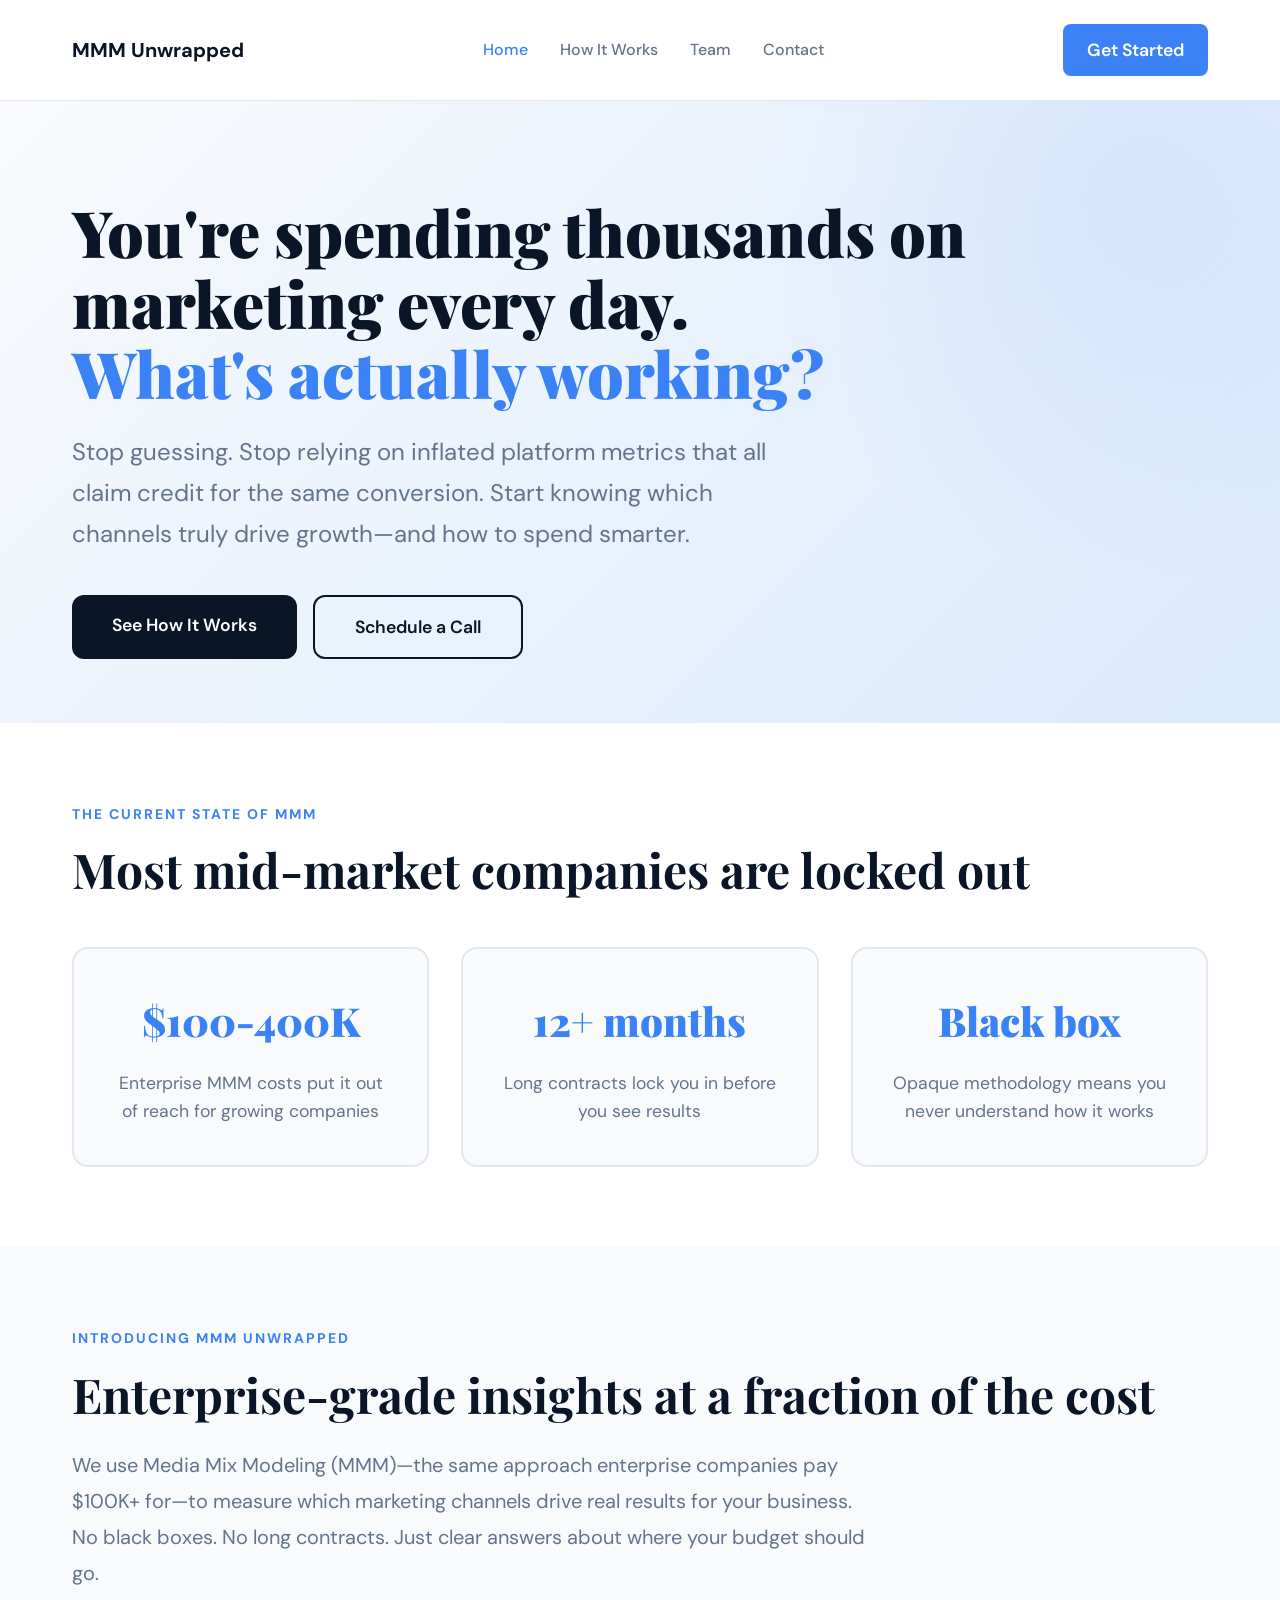
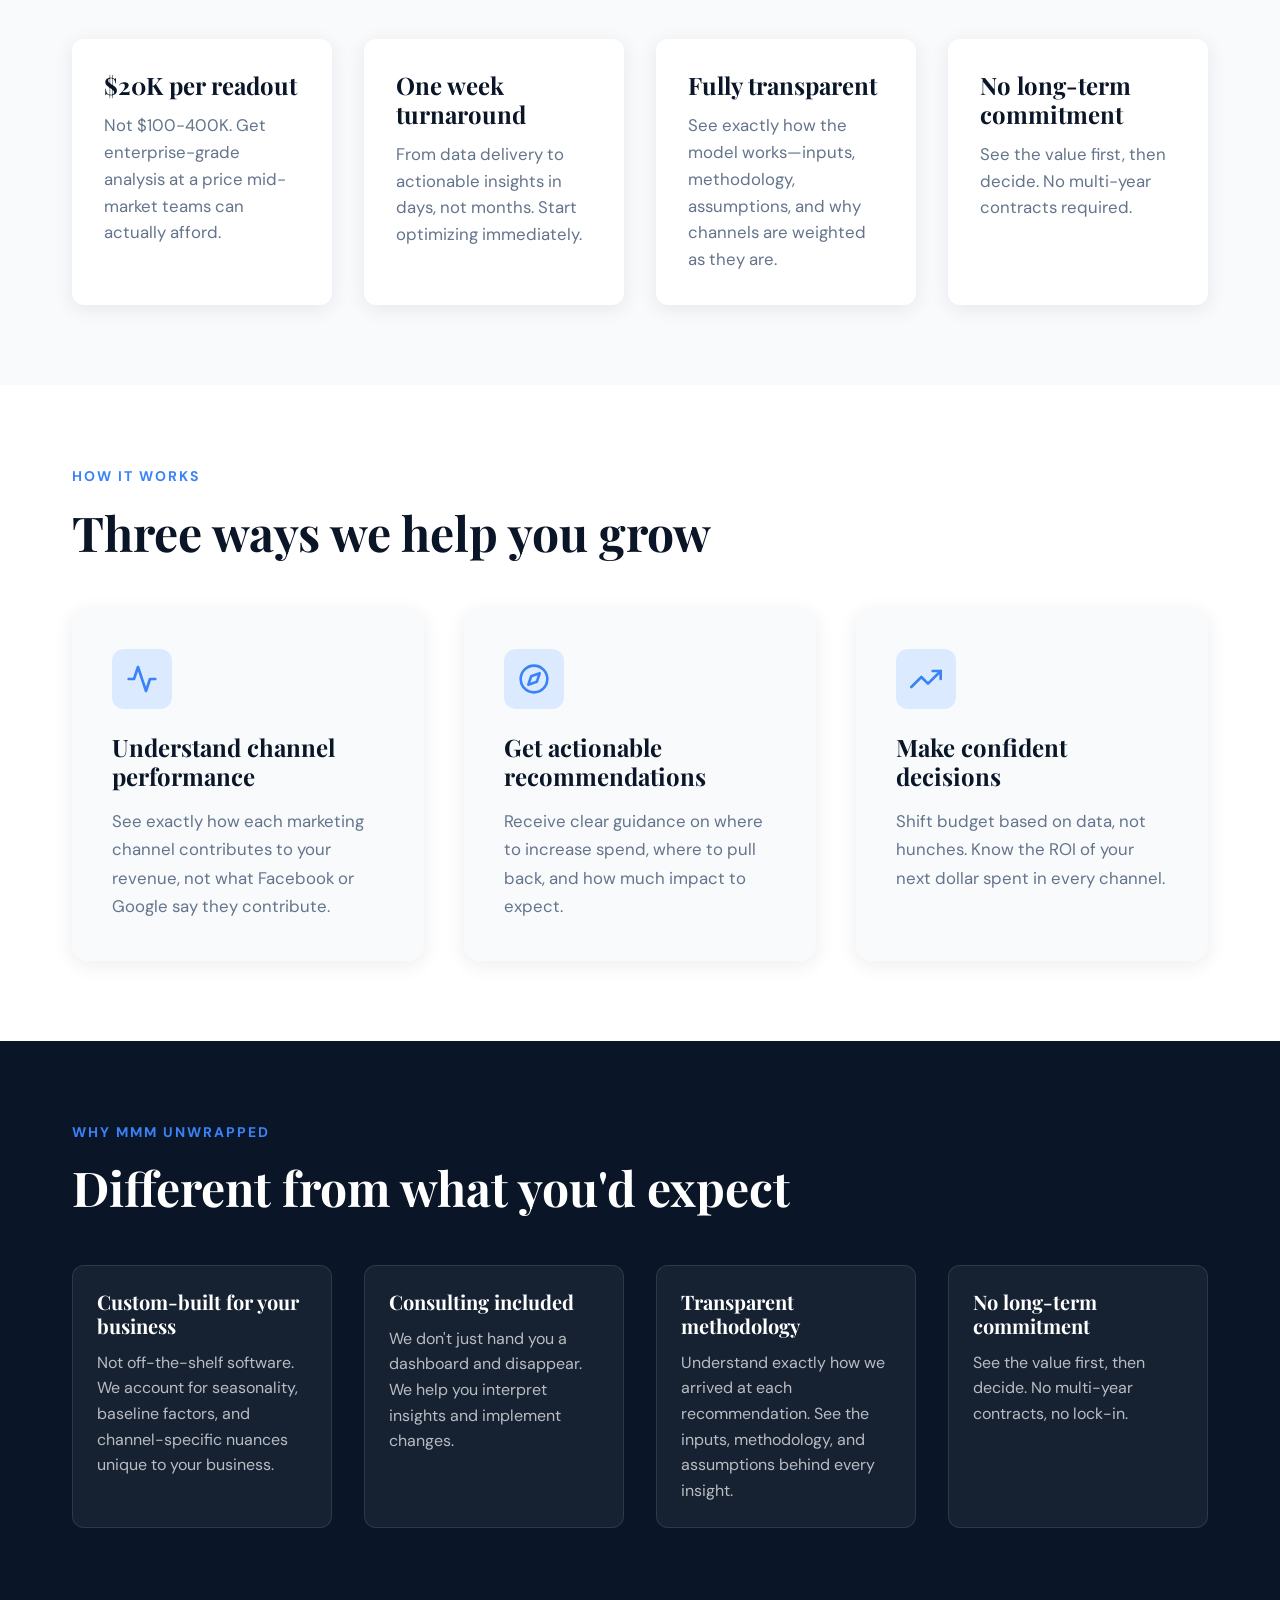
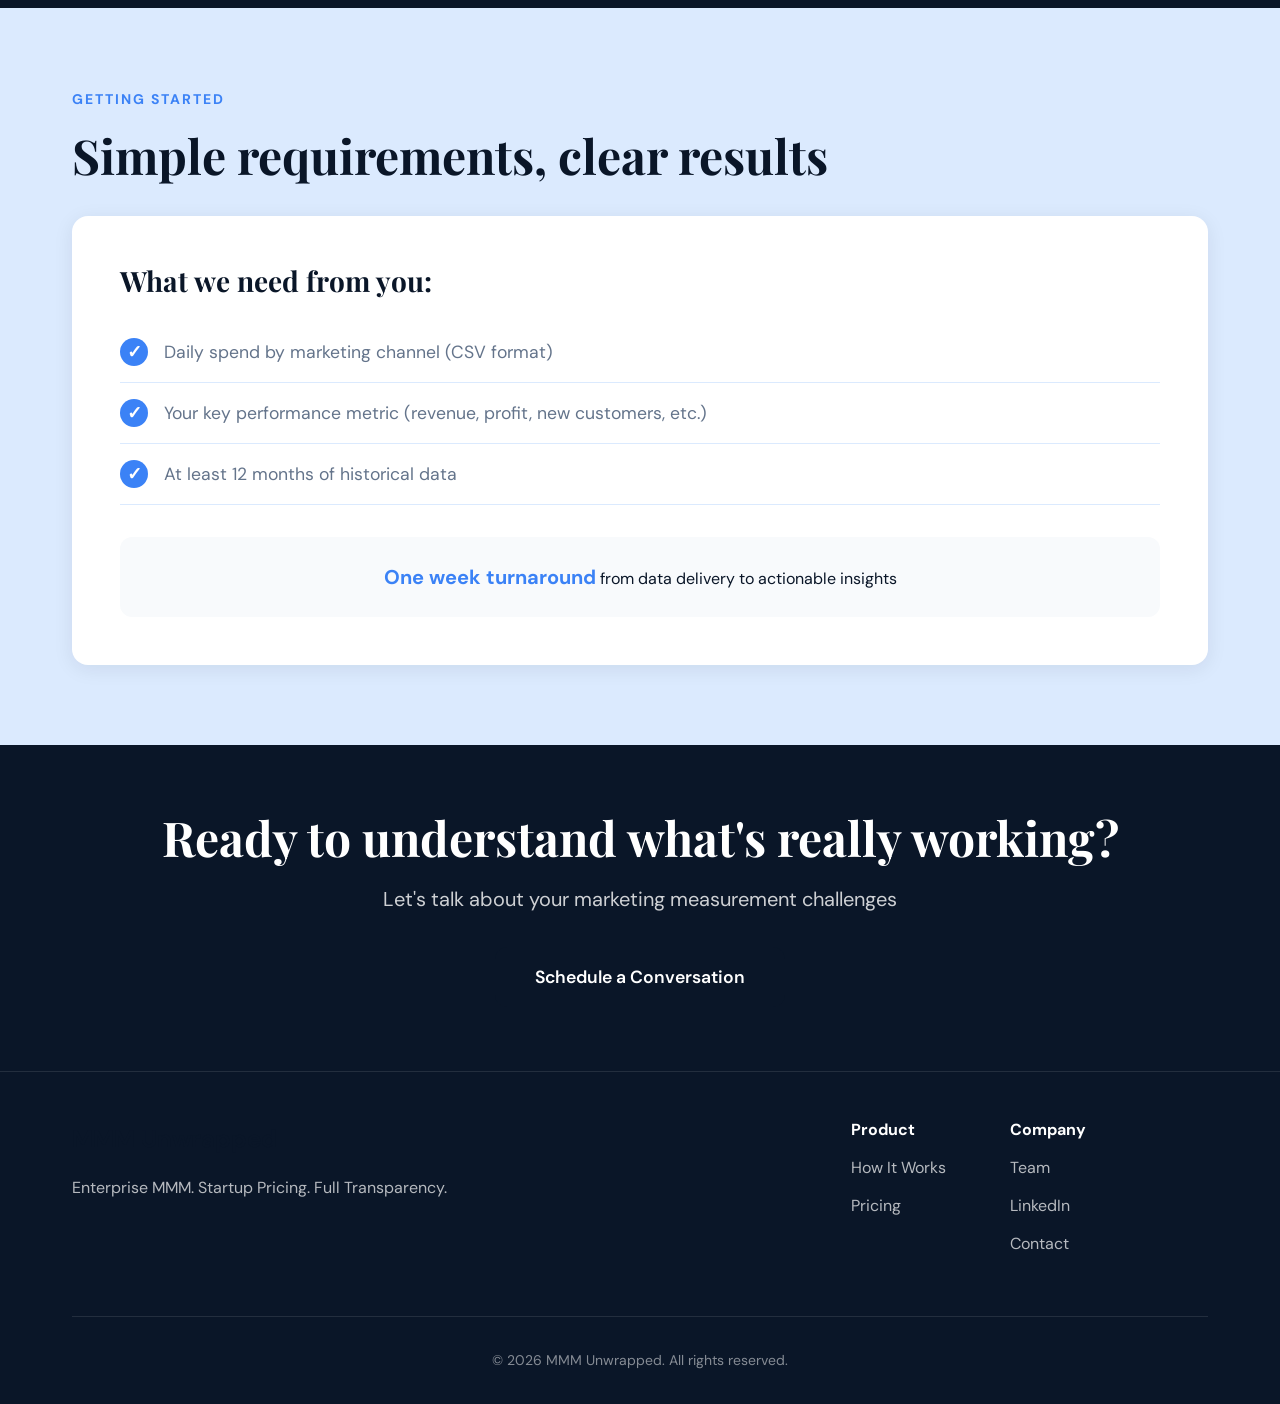
<file: index.html>
<!DOCTYPE html>
<html lang="en">
<head>
    <meta charset="UTF-8">
    <meta name="viewport" content="width=device-width, initial-scale=1.0">
    <title>MMM Unwrapped - Enterprise MMM at Startup Pricing</title>
    <link href="https://fonts.googleapis.com/css2?family=DM+Sans:wght@400;500;700&family=Playfair+Display:wght@700;900&display=swap" rel="stylesheet">
    <link rel="stylesheet" href="styles.css">
    <!-- Google tag (gtag.js) -->
<script async src="https://www.googletagmanager.com/gtag/js?id=G-NM2ZDY9N21"></script>
<script>
  window.dataLayer = window.dataLayer || [];
  function gtag(){dataLayer.push(arguments);}
  gtag('js', new Date());

  gtag('config', 'G-NM2ZDY9N21');
</script>
</head>
<body>
    <!-- Navigation -->
    <nav>
        <div class="container">
            <div class="nav-content">
                <div class="logo">MMM Unwrapped</div>
                <ul class="nav-links">
                    <li><a href="index.html" class="active">Home</a></li>
                    <li><a href="features.html">How It Works</a></li>
                    <li><a href="team.html">Team</a></li>
                    <li><a href="contact.html">Contact</a></li>
                </ul>
                <a href="contact.html" class="cta-button">Get Started</a>
                <div class="mobile-menu">
                    <span></span>
                    <span></span>
                    <span></span>
                </div>
            </div>
        </div>
    </nav>

    <!-- Hero Section -->
    <section class="hero">
        <div class="container">
            <div class="hero-content">
                <h1>You're spending thousands on marketing every day. <span class="highlight">What's actually working?</span></h1>
                <p class="hero-subtitle">Stop guessing. Stop relying on inflated platform metrics that all claim credit for the same conversion. Start knowing which channels truly drive growth—and how to spend smarter.</p>
                <div class="hero-ctas">
                    <a href="features.html" class="primary-cta">See How It Works</a>
                    <a href="contact.html" class="secondary-cta">Schedule a Call</a>
                </div>
            </div>
        </div>
    </section>

    <!-- The Current State of MMM -->
    <section class="current-state">
        <div class="container">
            <div class="section-label">The Current State of MMM</div>
            <h2>Most mid-market companies are locked out</h2>
            
            <div class="problem-grid">
                <div class="problem-card">
                    <div class="problem-number">$100-400K</div>
                    <p>Enterprise MMM costs put it out of reach for growing companies</p>
                </div>
                
                <div class="problem-card">
                    <div class="problem-number">12+ months</div>
                    <p>Long contracts lock you in before you see results</p>
                </div>
                
                <div class="problem-card">
                    <div class="problem-number">Black box</div>
                    <p>Opaque methodology means you never understand how it works</p>
                </div>
            </div>
        </div>
    </section>

    <!-- Introducing MMM Unwrapped -->
    <section class="introducing">
        <div class="container">
            <div class="section-label">Introducing MMM Unwrapped</div>
            <h2>Enterprise-grade insights at a fraction of the cost</h2>
            <p class="section-intro">
                We use Media Mix Modeling (MMM)—the same approach enterprise companies pay $100K+ for—to measure which marketing channels drive real results for your business. No black boxes. No long contracts. Just clear answers about where your budget should go.
            </p>
            
            <div class="value-props-grid">
                <div class="value-prop-card">
                    <h3>$20K per readout</h3>
                    <p>Not $100-400K. Get enterprise-grade analysis at a price mid-market teams can actually afford.</p>
                </div>
                
                <div class="value-prop-card">
                    <h3>One week turnaround</h3>
                    <p>From data delivery to actionable insights in days, not months. Start optimizing immediately.</p>
                </div>
                
                <div class="value-prop-card">
                    <h3>Fully transparent</h3>
                    <p>See exactly how the model works—inputs, methodology, assumptions, and why channels are weighted as they are.</p>
                </div>
                
                <div class="value-prop-card">
                    <h3>No long-term commitment</h3>
                    <p>See the value first, then decide. No multi-year contracts required.</p>
                </div>
            </div>
        </div>
    </section>

    <!-- How It Works -->
    <section class="how-it-works">
        <div class="container">
            <div class="section-label">How It Works</div>
            <h2>Three ways we help you grow</h2>
            
            <div class="benefits-grid">
                <div class="benefit-card">
                    <div class="benefit-icon">
                        <svg viewBox="0 0 24 24">
                            <polyline points="22 12 18 12 15 21 9 3 6 12 2 12"></polyline>
                        </svg>
                    </div>
                    <h3>Understand channel performance</h3>
                    <p>See exactly how each marketing channel contributes to your revenue, not what Facebook or Google say they contribute.</p>
                </div>
                
                <div class="benefit-card">
                    <div class="benefit-icon">
                        <svg viewBox="0 0 24 24">
                            <circle cx="12" cy="12" r="10"></circle>
                            <polygon points="16.24 7.76 14.12 14.12 7.76 16.24 9.88 9.88 16.24 7.76"></polygon>
                        </svg>
                    </div>
                    <h3>Get actionable recommendations</h3>
                    <p>Receive clear guidance on where to increase spend, where to pull back, and how much impact to expect.</p>
                </div>
                
                <div class="benefit-card">
                    <div class="benefit-icon">
                        <svg viewBox="0 0 24 24">
                            <polyline points="23 6 13.5 15.5 8.5 10.5 1 18"></polyline>
                            <polyline points="17 6 23 6 23 12"></polyline>
                        </svg>
                    </div>
                    <h3>Make confident decisions</h3>
                    <p>Shift budget based on data, not hunches. Know the ROI of your next dollar spent in every channel.</p>
                </div>
            </div>
        </div>
    </section>

    <!-- What Makes Us Different -->
    <section class="differentiators">
        <div class="container">
            <div class="section-label">Why MMM Unwrapped</div>
            <h2>Different from what you'd expect</h2>
            
            <div class="diff-grid">
                <div class="diff-item">
                    <h4>Custom-built for your business</h4>
                    <p>Not off-the-shelf software. We account for seasonality, baseline factors, and channel-specific nuances unique to your business.</p>
                </div>
                
                <div class="diff-item">
                    <h4>Consulting included</h4>
                    <p>We don't just hand you a dashboard and disappear. We help you interpret insights and implement changes.</p>
                </div>
                
                <div class="diff-item">
                    <h4>Transparent methodology</h4>
                    <p>Understand exactly how we arrived at each recommendation. See the inputs, methodology, and assumptions behind every insight.</p>
                </div>
                
                <div class="diff-item">
                    <h4>No long-term commitment</h4>
                    <p>See the value first, then decide. No multi-year contracts, no lock-in.</p>
                </div>
            </div>
        </div>
    </section>

    <!-- Getting Started -->
    <section class="getting-started">
        <div class="container">
            <div class="section-label">Getting Started</div>
            <h2>Simple requirements, clear results</h2>
            
            <div class="requirements-box">
                <h3>What we need from you:</h3>
                <ul class="requirement-list">
                    <li>Daily spend by marketing channel (CSV format)</li>
                    <li>Your key performance metric (revenue, profit, new customers, etc.)</li>
                    <li>At least 12 months of historical data</li>
                </ul>
                
                <div class="timeline">
                    <p><strong>One week turnaround</strong> from data delivery to actionable insights</p>
                </div>
            </div>
        </div>
    </section>

    <!-- Footer CTA -->
    <section class="footer-cta">
        <div class="container">
            <h2>Ready to understand what's really working?</h2>
            <p>Let's talk about your marketing measurement challenges</p>
            <a href="contact.html" class="primary-cta">Schedule a Conversation</a>
        </div>
    </section>

    <!-- Footer -->
    <footer>
        <div class="footer-content">
            <div class="footer-top">
                <div class="footer-brand">
                    <div class="logo">MMM Unwrapped</div>
                    <p>Enterprise MMM. Startup Pricing. Full Transparency.</p>
                </div>
                <div class="footer-links">
                    <div class="footer-column">
                        <h4>Product</h4>
                        <a href="features.html">How It Works</a>
                        <a href="contact.html">Pricing</a>
                    </div>
                    <div class="footer-column">
                        <h4>Company</h4>
                        <a href="team.html">Team</a>
                        <a href="https://www.linkedin.com/company/mmm-unwrapped/" target="_blank">LinkedIn</a>
                        <a href="contact.html">Contact</a>
                    </div>
                </div>
            </div>
            <div class="footer-bottom">
                <p>&copy; 2026 MMM Unwrapped. All rights reserved.</p>
            </div>
        </div>
    </footer>

    <script src="script.js"></script>
</body>
</html>
</file>
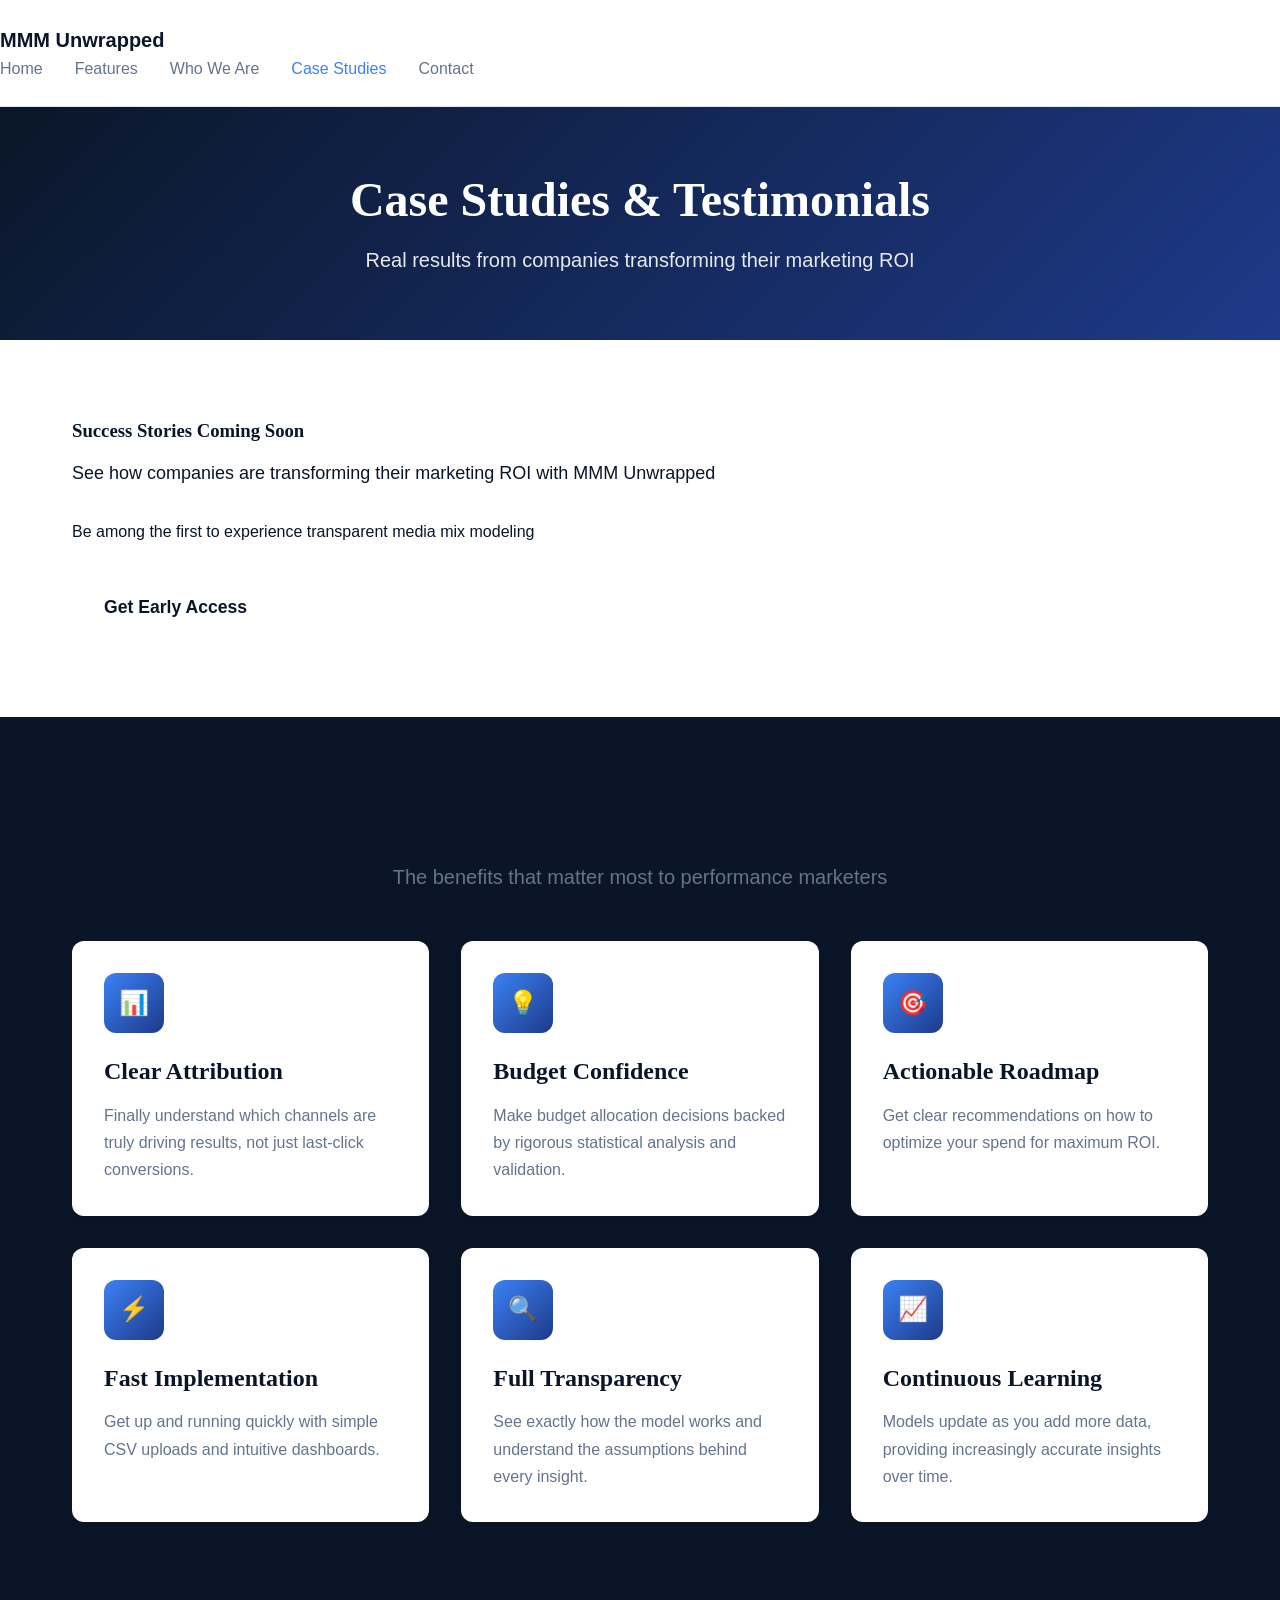
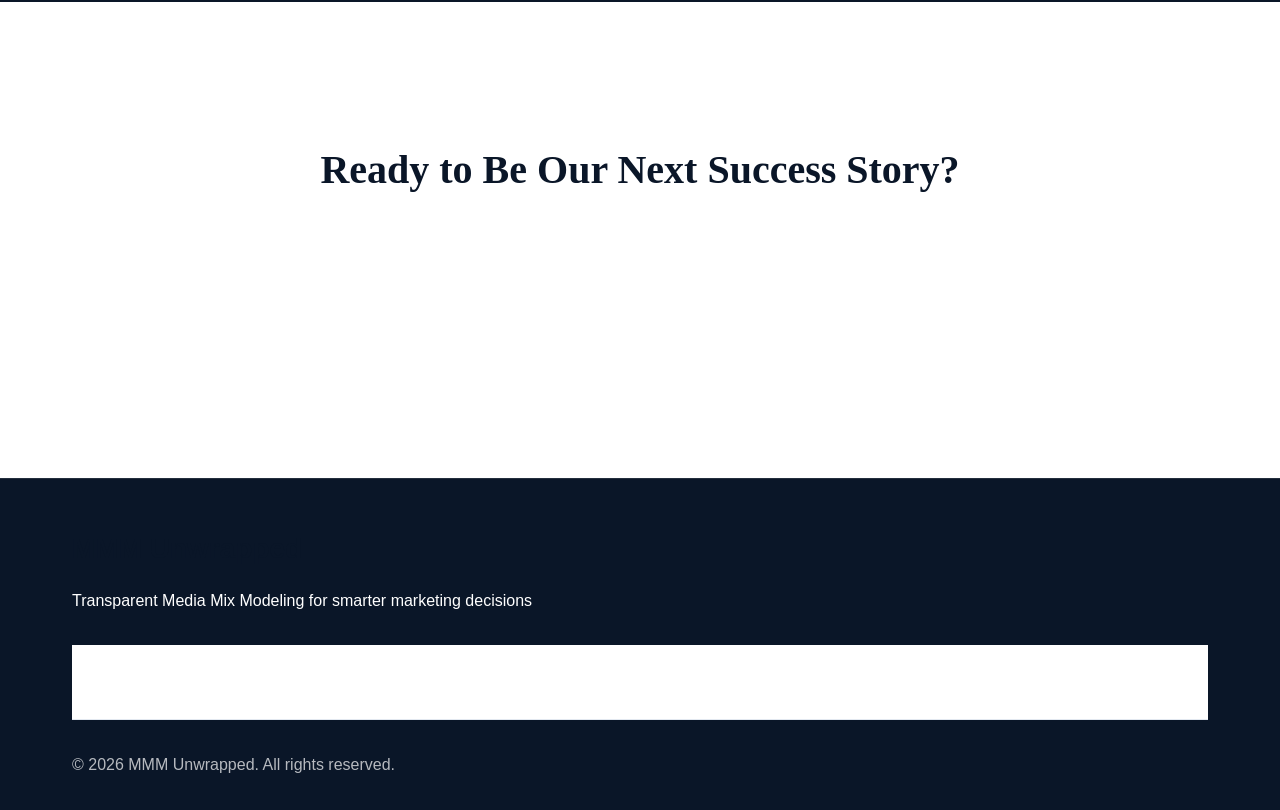
<file: case-studies.html>
<!DOCTYPE html>
<html lang="en">
<head>
    <meta charset="UTF-8">
    <meta name="viewport" content="width=device-width, initial-scale=1.0">
    <title>Case Studies - MMM Unwrapped</title>
    <link rel="stylesheet" href="styles.css">
</head>
<body>
    <!-- Navigation -->
    <nav>
        <div class="nav-container">
            <div class="logo">MMM Unwrapped</div>
            <ul class="nav-links">
                <li><a href="index.html">Home</a></li>
                <li><a href="features.html">Features</a></li>
                <li><a href="team.html">Who We Are</a></li>
                <li><a href="case-studies.html" class="active">Case Studies</a></li>
                <li><a href="contact.html">Contact</a></li>
            </ul>
            <div class="mobile-menu">
                <span></span>
                <span></span>
                <span></span>
            </div>
        </div>
    </nav>

    <!-- Page Header -->
    <section class="page-header">
        <div class="section-container">
            <h1>Case Studies & Testimonials</h1>
            <p>Real results from companies transforming their marketing ROI</p>
        </div>
    </section>

    <!-- Case Studies Placeholder -->
    <section>
        <div class="section-container">
            <div class="case-studies-placeholder">
                <h3>Success Stories Coming Soon</h3>
                <p style="margin-top: 1rem; font-size: 1.125rem;">See how companies are transforming their marketing ROI with MMM Unwrapped</p>
                <p style="margin-top: 2rem;">Be among the first to experience transparent media mix modeling</p>
                <a href="contact.html" class="cta-button" style="margin-top: 2rem; background: white; color: var(--primary-blue);">Get Early Access</a>
            </div>

            <!-- Placeholder for future case studies -->
            <!-- 
            <div class="case-studies-grid">
                <div class="case-study-card">
                    <div class="case-study-header">
                        <h3>Company Name</h3>
                        <p class="industry">Industry</p>
                    </div>
                    <div class="case-study-stats">
                        <div class="stat">
                            <h4>+XX%</h4>
                            <p>ROI Increase</p>
                        </div>
                        <div class="stat">
                            <h4>$XXX</h4>
                            <p>Budget Optimized</p>
                        </div>
                    </div>
                    <p class="case-study-description">Brief description of the case study...</p>
                    <a href="#" class="read-more">Read Full Story →</a>
                </div>
            </div>
            -->
        </div>
    </section>

    <!-- Why MMM Works -->
    <section class="differentiators">
        <div class="section-container">
            <div class="section-header">
                <h2>Why Our Clients Choose MMM Unwrapped</h2>
                <p>The benefits that matter most to performance marketers</p>
            </div>

            <div class="features-grid">
                <div class="feature-card">
                    <div class="feature-icon">📊</div>
                    <h3>Clear Attribution</h3>
                    <p>Finally understand which channels are truly driving results, not just last-click conversions.</p>
                </div>

                <div class="feature-card">
                    <div class="feature-icon">💡</div>
                    <h3>Budget Confidence</h3>
                    <p>Make budget allocation decisions backed by rigorous statistical analysis and validation.</p>
                </div>

                <div class="feature-card">
                    <div class="feature-icon">🎯</div>
                    <h3>Actionable Roadmap</h3>
                    <p>Get clear recommendations on how to optimize your spend for maximum ROI.</p>
                </div>

                <div class="feature-card">
                    <div class="feature-icon">⚡</div>
                    <h3>Fast Implementation</h3>
                    <p>Get up and running quickly with simple CSV uploads and intuitive dashboards.</p>
                </div>

                <div class="feature-card">
                    <div class="feature-icon">🔍</div>
                    <h3>Full Transparency</h3>
                    <p>See exactly how the model works and understand the assumptions behind every insight.</p>
                </div>

                <div class="feature-card">
                    <div class="feature-icon">📈</div>
                    <h3>Continuous Learning</h3>
                    <p>Models update as you add more data, providing increasingly accurate insights over time.</p>
                </div>
            </div>
        </div>
    </section>

    <!-- CTA Section -->
    <section>
        <div class="section-container">
            <div style="background: linear-gradient(135deg, var(--primary-blue) 0%, #1e40af 100%); color: white; padding: 4rem 2rem; border-radius: 12px; text-align: center;">
                <h2 style="font-size: 2.5rem; margin-bottom: 1rem;">Ready to Be Our Next Success Story?</h2>
                <p style="font-size: 1.25rem; margin-bottom: 2rem; opacity: 0.9;">Join forward-thinking marketers who are maximizing their ROI with transparent MMM</p>
                <a href="contact.html" class="cta-button" style="background: white; color: var(--primary-blue);">Get Started Today</a>
            </div>
        </div>
    </section>

    <!-- Footer -->
    <footer>
        <div class="footer-content">
            <div class="logo" style="margin-bottom: 1rem; font-size: 1.75rem;">MMM Unwrapped</div>
            <p>Transparent Media Mix Modeling for smarter marketing decisions</p>
            <nav style="margin-top: 2rem;">
                <a href="index.html" style="color: white; margin: 0 1rem;">Home</a>
                <a href="features.html" style="color: white; margin: 0 1rem;">Features</a>
                <a href="team.html" style="color: white; margin: 0 1rem;">Team</a>
                <a href="case-studies.html" style="color: white; margin: 0 1rem;">Case Studies</a>
                <a href="contact.html" style="color: white; margin: 0 1rem;">Contact</a>
            </nav>
            <p style="margin-top: 2rem; opacity: 0.7;">© 2026 MMM Unwrapped. All rights reserved.</p>
        </div>
    </footer>

    <script src="script.js"></script>
</body>
</html>
</file>
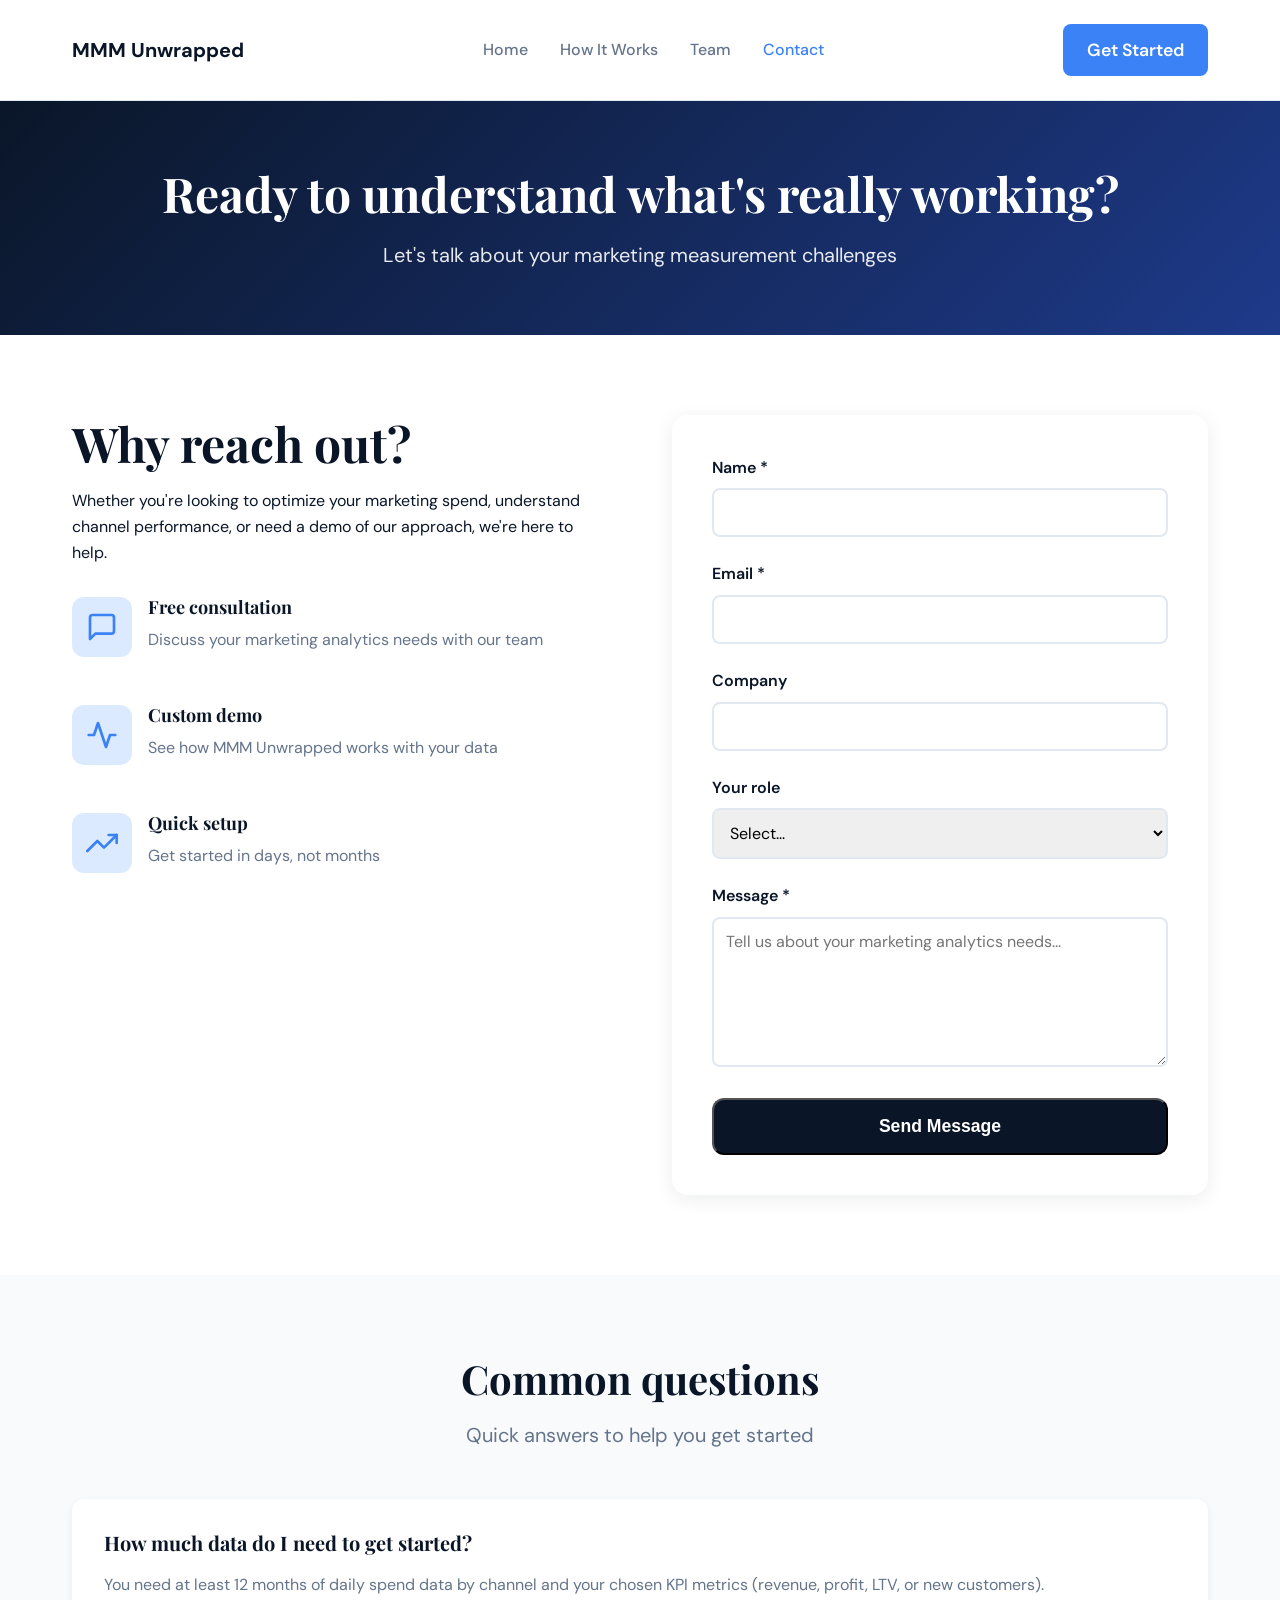
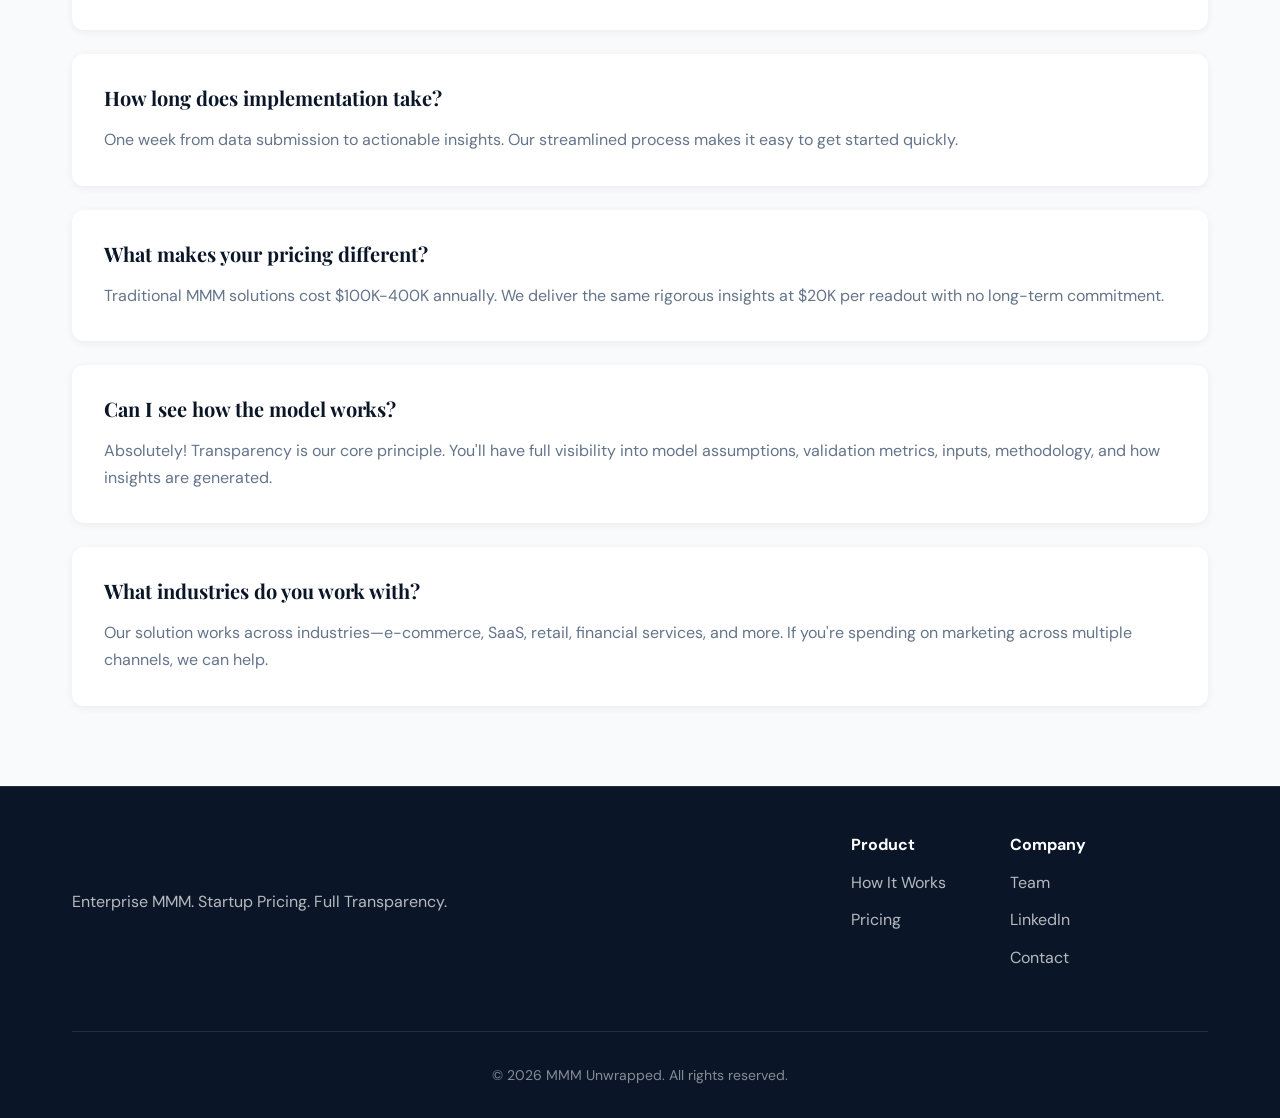
<file: contact.html>
<!DOCTYPE html>
<html lang="en">
<head>
    <meta charset="UTF-8">
    <meta name="viewport" content="width=device-width, initial-scale=1.0">
    <title>Contact - MMM Unwrapped</title>
    <link href="https://fonts.googleapis.com/css2?family=DM+Sans:wght@400;500;700&family=Playfair+Display:wght@700;900&display=swap" rel="stylesheet">
    <link rel="stylesheet" href="styles.css">
</head>
<body>
    <!-- Navigation -->
    <nav>
        <div class="container">
            <div class="nav-content">
                <div class="logo">MMM Unwrapped</div>
                <ul class="nav-links">
                    <li><a href="index.html">Home</a></li>
                    <li><a href="features.html">How It Works</a></li>
                    <li><a href="team.html">Team</a></li>
                    <li><a href="contact.html" class="active">Contact</a></li>
                </ul>
                <a href="contact.html" class="cta-button">Get Started</a>
                <div class="mobile-menu">
                    <span></span>
                    <span></span>
                    <span></span>
                </div>
            </div>
        </div>
    </nav>

    <!-- Page Header -->
    <section class="page-header">
        <div class="section-container">
            <h1>Ready to understand what's really working?</h1>
            <p>Let's talk about your marketing measurement challenges</p>
        </div>
    </section>

    <!-- Contact Form -->
    <section class="contact" style="background: var(--white);">
        <div class="section-container">
            <div class="contact-grid">
                <div class="contact-info">
                    <h2>Why reach out?</h2>
                    <p style="margin-bottom: 2rem;">Whether you're looking to optimize your marketing spend, understand channel performance, or need a demo of our approach, we're here to help.</p>
                    
                    <div class="contact-benefits">
                        <div class="benefit-item">
                            <div class="benefit-icon">
                                <svg viewBox="0 0 24 24">
                                    <path d="M21 15a2 2 0 0 1-2 2H7l-4 4V5a2 2 0 0 1 2-2h14a2 2 0 0 1 2 2z"></path>
                                </svg>
                            </div>
                            <div>
                                <h3>Free consultation</h3>
                                <p>Discuss your marketing analytics needs with our team</p>
                            </div>
                        </div>
                        
                        <div class="benefit-item">
                            <div class="benefit-icon">
                                <svg viewBox="0 0 24 24">
                                    <polyline points="22 12 18 12 15 21 9 3 6 12 2 12"></polyline>
                                </svg>
                            </div>
                            <div>
                                <h3>Custom demo</h3>
                                <p>See how MMM Unwrapped works with your data</p>
                            </div>
                        </div>
                        
                        <div class="benefit-item">
                            <div class="benefit-icon">
                                <svg viewBox="0 0 24 24">
                                    <polyline points="23 6 13.5 15.5 8.5 10.5 1 18"></polyline>
                                    <polyline points="17 6 23 6 23 12"></polyline>
                                </svg>
                            </div>
                            <div>
                                <h3>Quick setup</h3>
                                <p>Get started in days, not months</p>
                            </div>
                        </div>
                    </div>
                </div>

                <div class="contact-form-wrapper">
                    <form action="https://formspree.io/f/mpwoavvb" method="POST" class="contact-form">
                        <input type="hidden" name="_next" value="https://www.mmmunwrapped.com/thank-you.html">
                        <div class="form-group">
                            <label for="name">Name *</label>
                            <input type="text" id="name" name="name" required>
                        </div>

                        <div class="form-group">
                            <label for="email">Email *</label>
                            <input type="email" id="email" name="email" required>
                        </div>

                        <div class="form-group">
                            <label for="company">Company</label>
                            <input type="text" id="company" name="company">
                        </div>

                        <div class="form-group">
                            <label for="role">Your role</label>
                            <select id="role" name="role">
                                <option value="">Select...</option>
                                <option value="performance-marketer">Performance Marketer</option>
                                <option value="data-scientist">Data Scientist</option>
                                <option value="analytics-lead">Analytics Lead</option>
                                <option value="cmo">CMO/Marketing Director</option>
                                <option value="other">Other</option>
                            </select>
                        </div>

                        <div class="form-group">
                            <label for="message">Message *</label>
                            <textarea id="message" name="message" required placeholder="Tell us about your marketing analytics needs..."></textarea>
                        </div>

                        <button type="submit" class="primary-cta" style="width: 100%;">Send Message</button>
                    </form>
                </div>
            </div>
        </div>
    </section>

    <!-- FAQ Section -->
    <section style="background: var(--off-white);">
        <div class="section-container">
            <div class="section-header">
                <h2>Common questions</h2>
                <p>Quick answers to help you get started</p>
            </div>

            <div class="faq-list">
                <div class="faq-item">
                    <h3>How much data do I need to get started?</h3>
                    <p>You need at least 12 months of daily spend data by channel and your chosen KPI metrics (revenue, profit, LTV, or new customers).</p>
                </div>

                <div class="faq-item">
                    <h3>How long does implementation take?</h3>
                    <p>One week from data submission to actionable insights. Our streamlined process makes it easy to get started quickly.</p>
                </div>

                <div class="faq-item">
                    <h3>What makes your pricing different?</h3>
                    <p>Traditional MMM solutions cost $100K-400K annually. We deliver the same rigorous insights at $20K per readout with no long-term commitment.</p>
                </div>

                <div class="faq-item">
                    <h3>Can I see how the model works?</h3>
                    <p>Absolutely! Transparency is our core principle. You'll have full visibility into model assumptions, validation metrics, inputs, methodology, and how insights are generated.</p>
                </div>

                <div class="faq-item">
                    <h3>What industries do you work with?</h3>
                    <p>Our solution works across industries—e-commerce, SaaS, retail, financial services, and more. If you're spending on marketing across multiple channels, we can help.</p>
                </div>
            </div>
        </div>
    </section>

    <!-- Footer -->
    <footer>
        <div class="footer-content">
            <div class="footer-top">
                <div class="footer-brand">
                    <div class="logo">MMM Unwrapped</div>
                    <p>Enterprise MMM. Startup Pricing. Full Transparency.</p>
                </div>
                <div class="footer-links">
                    <div class="footer-column">
                        <h4>Product</h4>
                        <a href="features.html">How It Works</a>
                        
                        <a href="contact.html">Pricing</a>
                    </div>
                    <div class="footer-column">
                        <h4>Company</h4>
                        <a href="team.html">Team</a>
                        <a href="https://www.linkedin.com/company/mmm-unwrapped/" target="_blank">LinkedIn</a>
                        <a href="contact.html">Contact</a>
                    </div>
                </div>
            </div>
            <div class="footer-bottom">
                <p>&copy; 2026 MMM Unwrapped. All rights reserved.</p>
            </div>
        </div>
    </footer>

    <script src="script.js"></script>

    <style>
        .contact-grid {
            display: grid;
            grid-template-columns: 1fr 1fr;
            gap: 4rem;
            align-items: start;
        }

        .contact-info h2 {
            color: var(--navy);
            margin-bottom: 1rem;
        }

        .contact-benefits {
            display: flex;
            flex-direction: column;
            gap: 1.5rem;
        }

        .benefit-item {
            display: flex;
            gap: 1rem;
            align-items: start;
        }

        .benefit-item .benefit-icon {
            flex-shrink: 0;
        }

        .benefit-item h3 {
            color: var(--navy);
            margin-bottom: 0.5rem;
            font-size: 1.125rem;
        }

        .benefit-item p {
            color: var(--gray);
        }

        .contact-form-wrapper {
            background: white;
            padding: 2.5rem;
            border-radius: 16px;
            box-shadow: 0 4px 20px rgba(10, 22, 40, 0.08);
        }

        .form-group {
            margin-bottom: 1.5rem;
        }

        .form-group label {
            display: block;
            margin-bottom: 0.5rem;
            font-weight: 600;
            color: var(--navy);
        }

        .form-group input,
        .form-group textarea,
        .form-group select {
            width: 100%;
            padding: 0.75rem;
            border: 2px solid #E2E8F0;
            border-radius: 8px;
            font-size: 1rem;
            transition: border-color 0.3s;
            font-family: 'DM Sans', sans-serif;
        }

        .form-group input:focus,
        .form-group textarea:focus,
        .form-group select:focus {
            outline: none;
            border-color: var(--accent);
        }

        .form-group textarea {
            min-height: 150px;
            resize: vertical;
        }

        .faq-list {
            display: grid;
            gap: 1.5rem;
        }

        .faq-item {
            background: white;
            padding: 2rem;
            border-radius: 12px;
            box-shadow: 0 2px 8px rgba(10, 22, 40, 0.06);
        }

        .faq-item h3 {
            color: var(--navy);
            margin-bottom: 1rem;
            font-size: 1.25rem;
        }

        .faq-item p {
            color: var(--gray);
            line-height: 1.7;
        }

        @media (max-width: 768px) {
            .contact-grid {
                grid-template-columns: 1fr;
                gap: 2rem;
            }
        }
    </style>
</body>
</html>
</file>
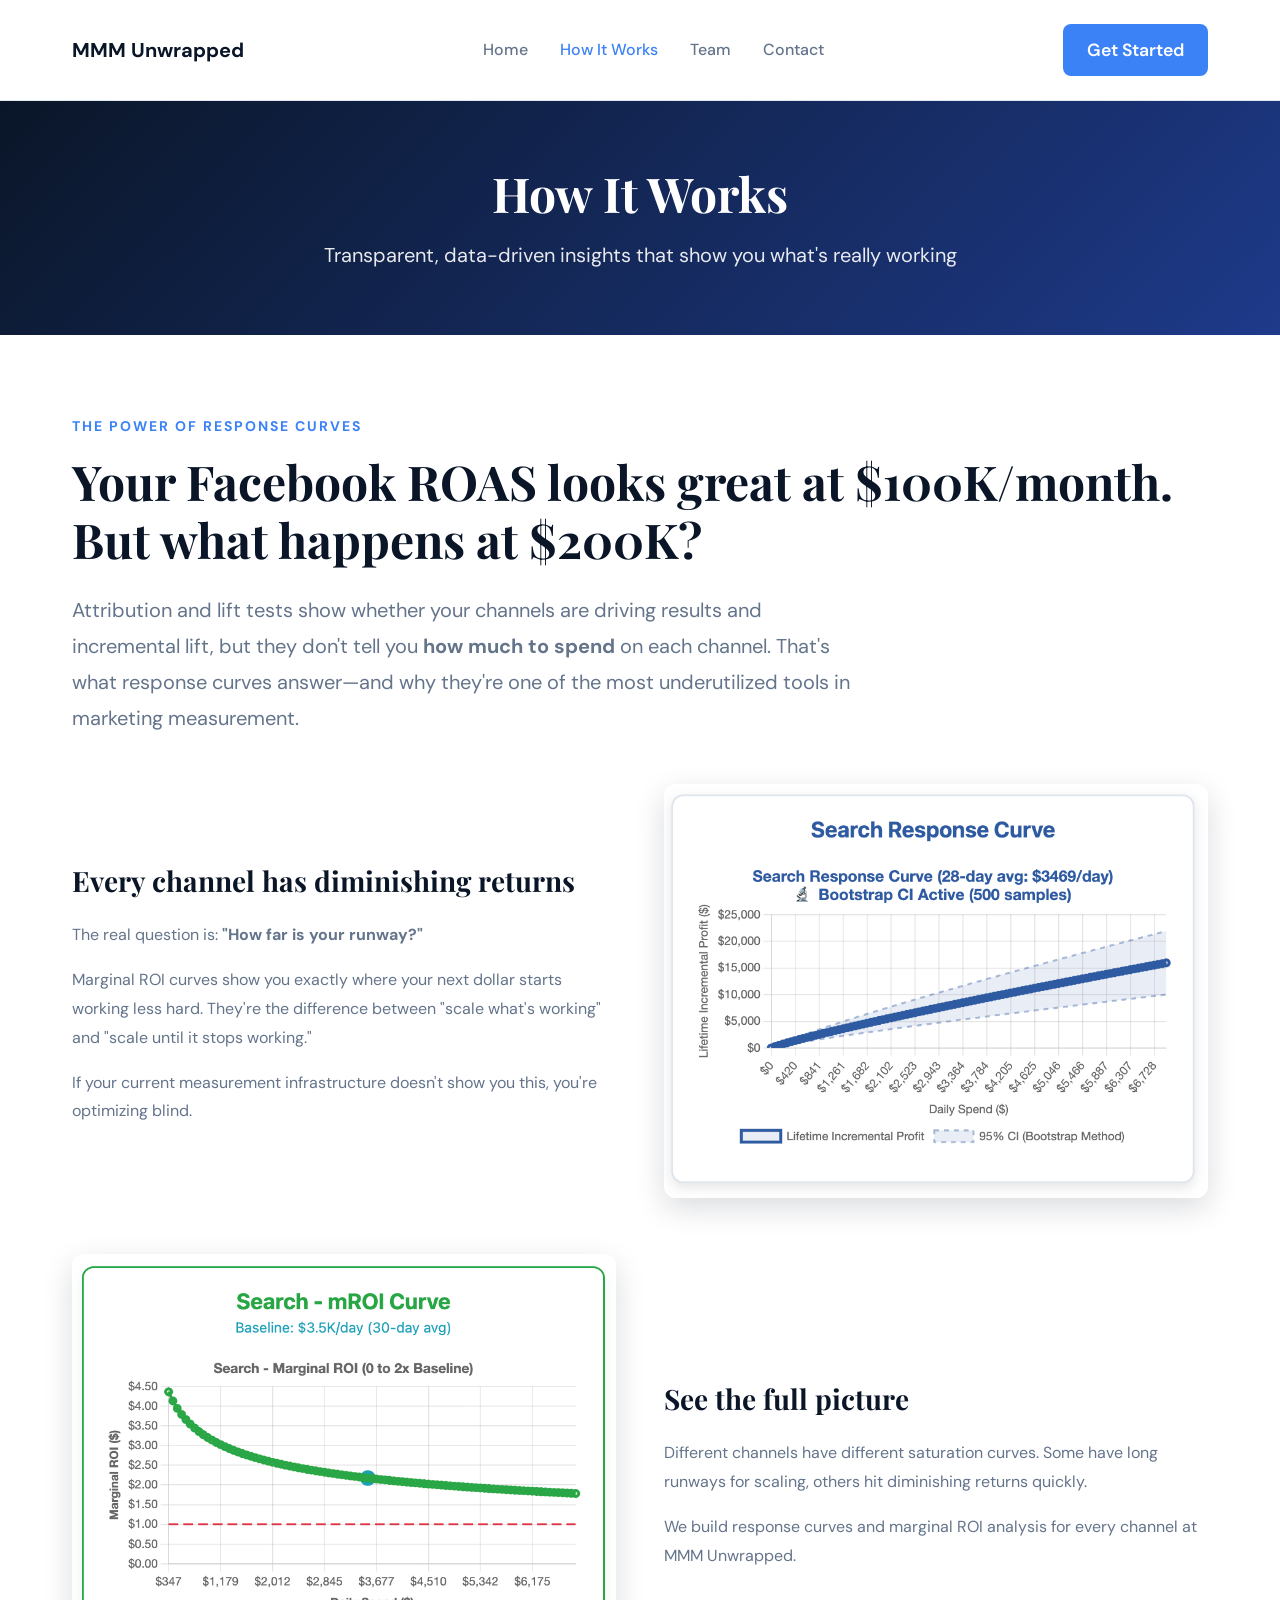
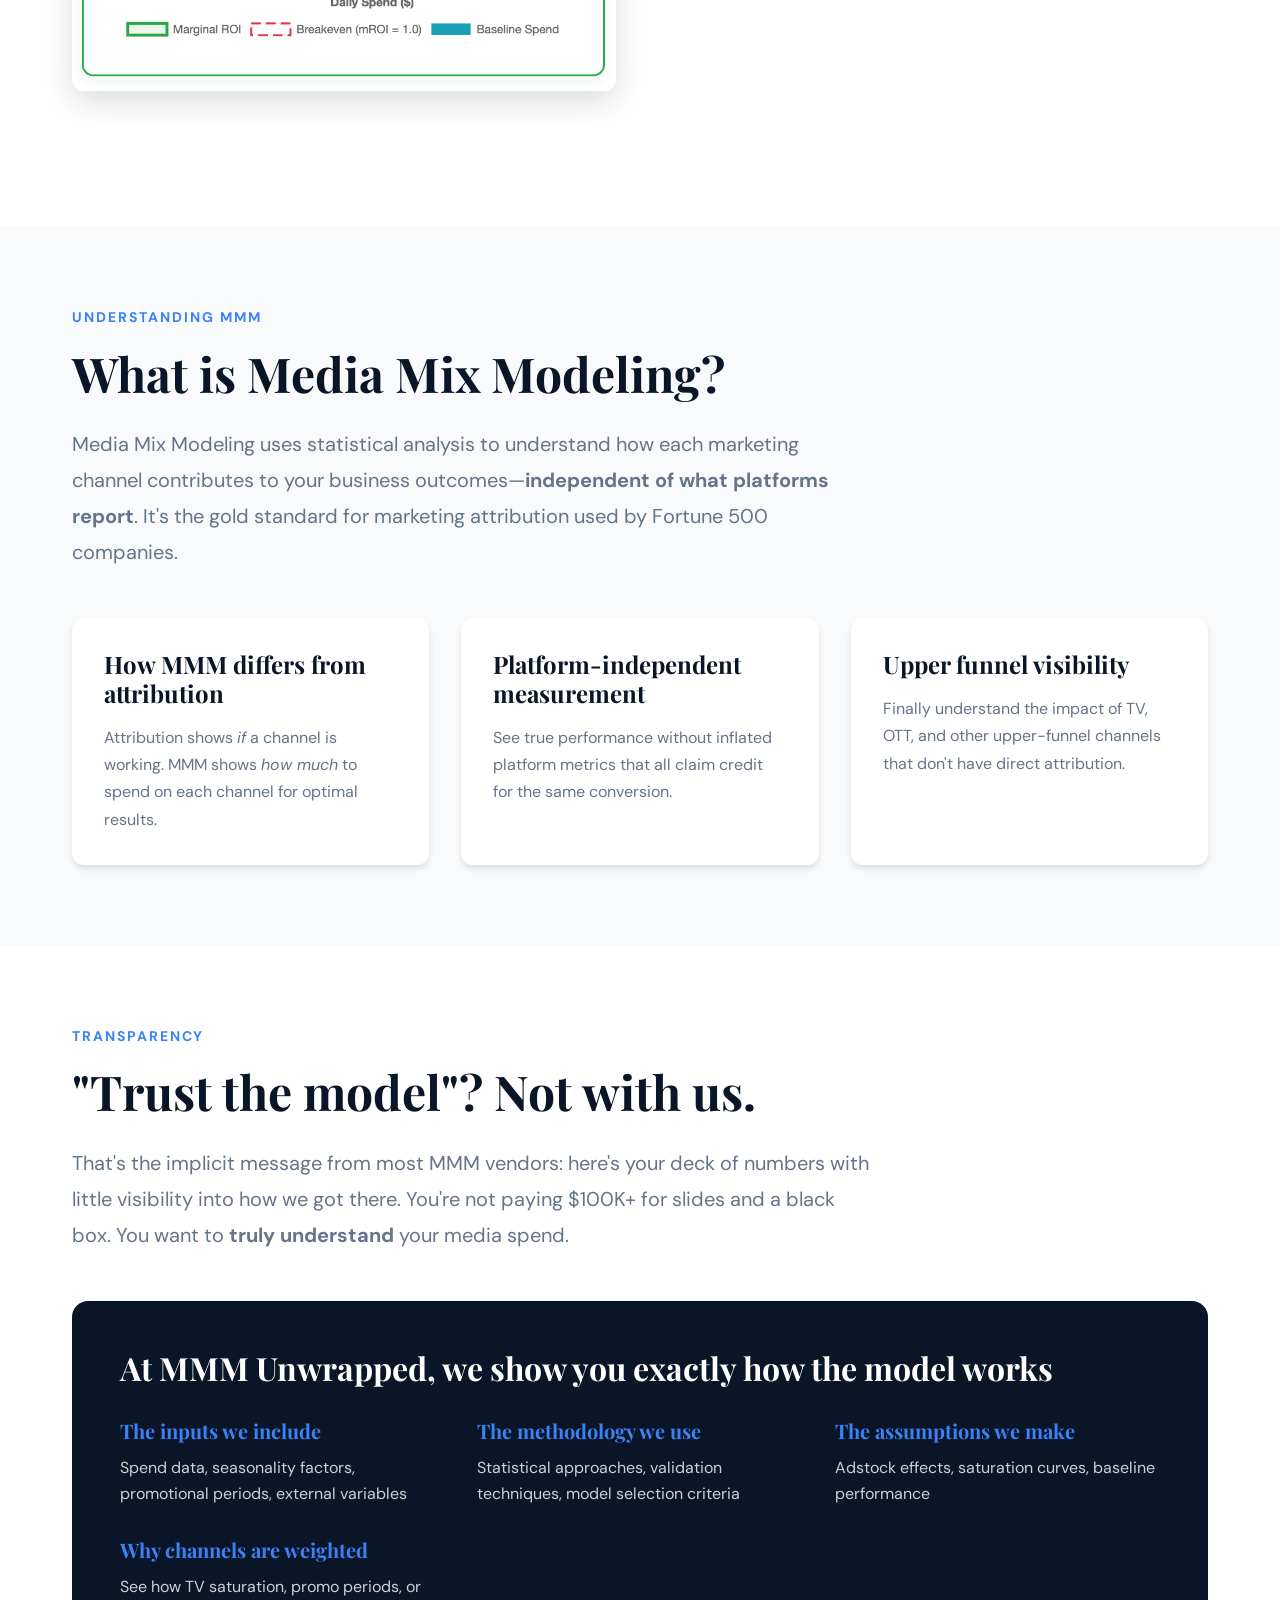
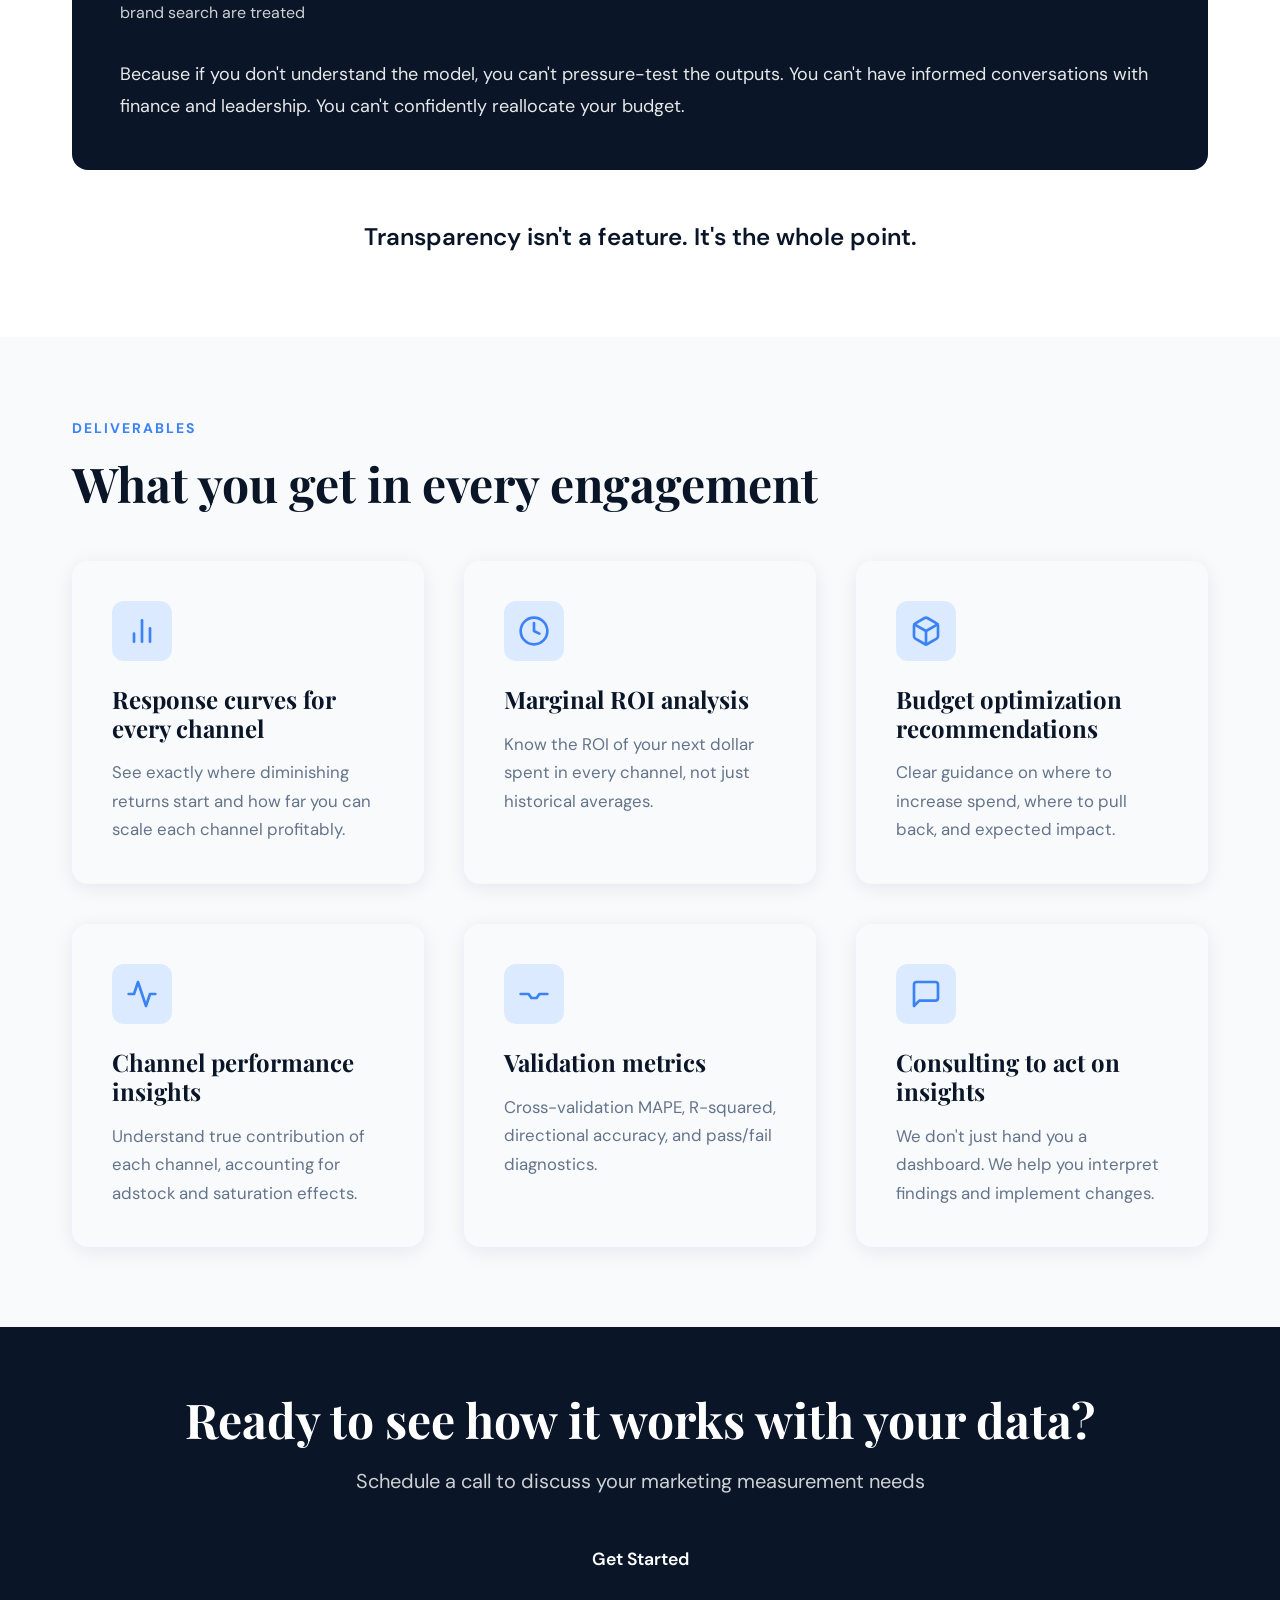
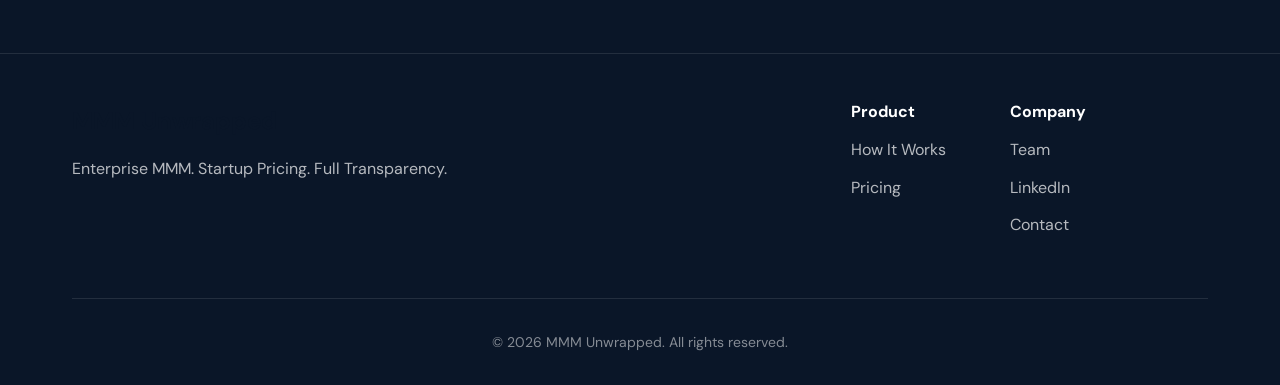
<file: features.html>
<!DOCTYPE html>
<html lang="en">
<head>
    <meta charset="UTF-8">
    <meta name="viewport" content="width=device-width, initial-scale=1.0">
    <title>How It Works - MMM Unwrapped</title>
    <link href="https://fonts.googleapis.com/css2?family=DM+Sans:wght@400;500;700&family=Playfair+Display:wght@700;900&display=swap" rel="stylesheet">
    <link rel="stylesheet" href="styles.css">
    <!-- Google tag (gtag.js) -->
<script async src="https://www.googletagmanager.com/gtag/js?id=G-NM2ZDY9N21"></script>
<script>
  window.dataLayer = window.dataLayer || [];
  function gtag(){dataLayer.push(arguments);}
  gtag('js', new Date());

  gtag('config', 'G-NM2ZDY9N21');
</script>
</head>
<body>
    <!-- Navigation -->
    <nav>
        <div class="container">
            <div class="nav-content">
                <div class="logo">MMM Unwrapped</div>
                <ul class="nav-links">
                    <li><a href="index.html">Home</a></li>
                    <li><a href="features.html" class="active">How It Works</a></li>
                    <li><a href="team.html">Team</a></li>
                    <li><a href="contact.html">Contact</a></li>
                </ul>
                <a href="contact.html" class="cta-button">Get Started</a>
                <div class="mobile-menu">
                    <span></span>
                    <span></span>
                    <span></span>
                </div>
            </div>
        </div>
    </nav>

    <!-- Page Header -->
    <section class="page-header">
        <div class="section-container">
            <h1>How It Works</h1>
            <p>Transparent, data-driven insights that show you what's really working</p>
        </div>
    </section>

    <!-- Response Curves Section -->
    <section>
        <div class="container">
            <div class="section-label">The Power of Response Curves</div>
            <h2>Your Facebook ROAS looks great at $100K/month. But what happens at $200K?</h2>
            <p class="section-intro">
                Attribution and lift tests show whether your channels are driving results and incremental lift, but they don't tell you <strong>how much to spend</strong> on each channel. That's what response curves answer—and why they're one of the most underutilized tools in marketing measurement.
            </p>

            <div style="display: grid; grid-template-columns: 1fr 1fr; gap: 3rem; margin: 3rem 0; align-items: center;">
                <div>
                    <h3 style="color: var(--navy); font-size: 1.75rem; margin-bottom: 1.5rem;">Every channel has diminishing returns</h3>
                    <p style="color: var(--gray); line-height: 1.8; margin-bottom: 1rem;">
                        The real question is: <strong>"How far is your runway?"</strong>
                    </p>
                    <p style="color: var(--gray); line-height: 1.8; margin-bottom: 1rem;">
                        Marginal ROI curves show you exactly where your next dollar starts working less hard. They're the difference between "scale what's working" and "scale until it stops working."
                    </p>
                    <p style="color: var(--gray); line-height: 1.8;">
                        If your current measurement infrastructure doesn't show you this, you're optimizing blind.
                    </p>
                </div>
                <div>
                    <img src="curve_1.png" alt="Marginal ROI Curve" style="width: 100%; border-radius: 12px; box-shadow: 0 10px 30px rgba(10, 22, 40, 0.15);">
                </div>
            </div>

            <div style="display: grid; grid-template-columns: 1fr 1fr; gap: 3rem; margin: 3rem 0; align-items: center;">
                <div>
                    <img src="curve_2.png" alt="Response Curve" style="width: 100%; border-radius: 12px; box-shadow: 0 10px 30px rgba(10, 22, 40, 0.15);">
                </div>
                <div>
                    <h3 style="color: var(--navy); font-size: 1.75rem; margin-bottom: 1.5rem;">See the full picture</h3>
                    <p style="color: var(--gray); line-height: 1.8; margin-bottom: 1rem;">
                        Different channels have different saturation curves. Some have long runways for scaling, others hit diminishing returns quickly.
                    </p>
                    <p style="color: var(--gray); line-height: 1.8;">
                        We build response curves and marginal ROI analysis for every channel at MMM Unwrapped.
                    </p>
                </div>
            </div>
        </div>
    </section>

    <!-- What is MMM -->
    <section style="background: var(--off-white);">
        <div class="container">
            <div class="section-label">Understanding MMM</div>
            <h2>What is Media Mix Modeling?</h2>
            <p class="section-intro">
                Media Mix Modeling uses statistical analysis to understand how each marketing channel contributes to your business outcomes—<strong>independent of what platforms report</strong>. It's the gold standard for marketing attribution used by Fortune 500 companies.
            </p>

            <div class="features-grid" style="margin-top: 3rem;">
                <div class="feature-card">
                    <h3 style="color: var(--navy); margin-bottom: 1rem;">How MMM differs from attribution</h3>
                    <p style="color: var(--gray); line-height: 1.7;">Attribution shows <em>if</em> a channel is working. MMM shows <em>how much</em> to spend on each channel for optimal results.</p>
                </div>
                
                <div class="feature-card">
                    <h3 style="color: var(--navy); margin-bottom: 1rem;">Platform-independent measurement</h3>
                    <p style="color: var(--gray); line-height: 1.7;">See true performance without inflated platform metrics that all claim credit for the same conversion.</p>
                </div>
                
                <div class="feature-card">
                    <h3 style="color: var(--navy); margin-bottom: 1rem;">Upper funnel visibility</h3>
                    <p style="color: var(--gray); line-height: 1.7;">Finally understand the impact of TV, OTT, and other upper-funnel channels that don't have direct attribution.</p>
                </div>
            </div>
        </div>
    </section>

    <!-- Transparency Section -->
    <section>
        <div class="container">
            <div class="section-label">Transparency</div>
            <h2>"Trust the model"? Not with us.</h2>
            <p class="section-intro">
                That's the implicit message from most MMM vendors: here's your deck of numbers with little visibility into how we got there. You're not paying $100K+ for slides and a black box. You want to <strong>truly understand</strong> your media spend.
            </p>

            <div style="background: var(--navy); color: white; padding: 3rem; border-radius: 16px; margin: 3rem 0;">
                <h3 style="font-size: 2rem; margin-bottom: 2rem; color: white;">At MMM Unwrapped, we show you exactly how the model works</h3>
                
                <div style="display: grid; grid-template-columns: repeat(auto-fit, minmax(250px, 1fr)); gap: 2rem;">
                    <div>
                        <h4 style="color: var(--accent); margin-bottom: 0.75rem; font-size: 1.25rem;">The inputs we include</h4>
                        <p style="color: rgba(255,255,255,0.8); line-height: 1.6;">Spend data, seasonality factors, promotional periods, external variables</p>
                    </div>
                    
                    <div>
                        <h4 style="color: var(--accent); margin-bottom: 0.75rem; font-size: 1.25rem;">The methodology we use</h4>
                        <p style="color: rgba(255,255,255,0.8); line-height: 1.6;">Statistical approaches, validation techniques, model selection criteria</p>
                    </div>
                    
                    <div>
                        <h4 style="color: var(--accent); margin-bottom: 0.75rem; font-size: 1.25rem;">The assumptions we make</h4>
                        <p style="color: rgba(255,255,255,0.8); line-height: 1.6;">Adstock effects, saturation curves, baseline performance</p>
                    </div>
                    
                    <div>
                        <h4 style="color: var(--accent); margin-bottom: 0.75rem; font-size: 1.25rem;">Why channels are weighted</h4>
                        <p style="color: rgba(255,255,255,0.8); line-height: 1.6;">See how TV saturation, promo periods, or brand search are treated</p>
                    </div>
                </div>

                <p style="margin-top: 2rem; font-size: 1.125rem; line-height: 1.8; color: rgba(255,255,255,0.9);">
                    Because if you don't understand the model, you can't pressure-test the outputs. You can't have informed conversations with finance and leadership. You can't confidently reallocate your budget.
                </p>
            </div>

            <div style="text-align: center; margin-top: 2rem;">
                <p style="font-size: 1.5rem; color: var(--navy); font-weight: 600;">Transparency isn't a feature. It's the whole point.</p>
            </div>
        </div>
    </section>

    <!-- What You Get -->
    <section style="background: var(--off-white);">
        <div class="container">
            <div class="section-label">Deliverables</div>
            <h2>What you get in every engagement</h2>
            
            <div class="benefits-grid" style="margin-top: 3rem;">
                <div class="benefit-card">
                    <div class="benefit-icon">
                        <svg viewBox="0 0 24 24">
                            <line x1="18" y1="20" x2="18" y2="10"></line>
                            <line x1="12" y1="20" x2="12" y2="4"></line>
                            <line x1="6" y1="20" x2="6" y2="14"></line>
                        </svg>
                    </div>
                    <h3>Response curves for every channel</h3>
                    <p>See exactly where diminishing returns start and how far you can scale each channel profitably.</p>
                </div>
                
                <div class="benefit-card">
                    <div class="benefit-icon">
                        <svg viewBox="0 0 24 24">
                            <circle cx="12" cy="12" r="10"></circle>
                            <polyline points="12 6 12 12 16 14"></polyline>
                        </svg>
                    </div>
                    <h3>Marginal ROI analysis</h3>
                    <p>Know the ROI of your next dollar spent in every channel, not just historical averages.</p>
                </div>
                
                <div class="benefit-card">
                    <div class="benefit-icon">
                        <svg viewBox="0 0 24 24">
                            <path d="M21 16V8a2 2 0 0 0-1-1.73l-7-4a2 2 0 0 0-2 0l-7 4A2 2 0 0 0 3 8v8a2 2 0 0 0 1 1.73l7 4a2 2 0 0 0 2 0l7-4A2 2 0 0 0 21 16z"></path>
                            <polyline points="3.27 6.96 12 12.01 20.73 6.96"></polyline>
                            <line x1="12" y1="22.08" x2="12" y2="12"></line>
                        </svg>
                    </div>
                    <h3>Budget optimization recommendations</h3>
                    <p>Clear guidance on where to increase spend, where to pull back, and expected impact.</p>
                </div>
                
                <div class="benefit-card">
                    <div class="benefit-icon">
                        <svg viewBox="0 0 24 24">
                            <polyline points="22 12 18 12 15 21 9 3 6 12 2 12"></polyline>
                        </svg>
                    </div>
                    <h3>Channel performance insights</h3>
                    <p>Understand true contribution of each channel, accounting for adstock and saturation effects.</p>
                </div>
                
                <div class="benefit-card">
                    <div class="benefit-icon">
                        <svg viewBox="0 0 24 24">
                            <polyline points="22 12 16 12 14 15 10 15 8 12 2 12"></polyline>
                        </svg>
                    </div>
                    <h3>Validation metrics</h3>
                    <p>Cross-validation MAPE, R-squared, directional accuracy, and pass/fail diagnostics.</p>
                </div>
                
                <div class="benefit-card">
                    <div class="benefit-icon">
                        <svg viewBox="0 0 24 24">
                            <path d="M21 15a2 2 0 0 1-2 2H7l-4 4V5a2 2 0 0 1 2-2h14a2 2 0 0 1 2 2z"></path>
                        </svg>
                    </div>
                    <h3>Consulting to act on insights</h3>
                    <p>We don't just hand you a dashboard. We help you interpret findings and implement changes.</p>
                </div>
            </div>
        </div>
    </section>

    <!-- CTA Section -->
    <section class="footer-cta">
        <div class="container">
            <h2>Ready to see how it works with your data?</h2>
            <p>Schedule a call to discuss your marketing measurement needs</p>
            <a href="contact.html" class="primary-cta">Get Started</a>
        </div>
    </section>

    <!-- Footer -->
    <footer>
        <div class="footer-content">
            <div class="footer-top">
                <div class="footer-brand">
                    <div class="logo">MMM Unwrapped</div>
                    <p>Enterprise MMM. Startup Pricing. Full Transparency.</p>
                </div>
                <div class="footer-links">
                    <div class="footer-column">
                        <h4>Product</h4>
                        <a href="features.html">How It Works</a>
                        
                        <a href="contact.html">Pricing</a>
                    </div>
                    <div class="footer-column">
                        <h4>Company</h4>
                        <a href="team.html">Team</a>
                        <a href="https://www.linkedin.com/company/mmm-unwrapped/" target="_blank">LinkedIn</a>
                        <a href="contact.html">Contact</a>
                    </div>
                </div>
            </div>
            <div class="footer-bottom">
                <p>&copy; 2026 MMM Unwrapped. All rights reserved.</p>
            </div>
        </div>
    </footer>

    <script src="script.js"></script>

    <style>
        @media (max-width: 768px) {
            section div[style*="grid-template-columns: 1fr 1fr"] {
                grid-template-columns: 1fr !important;
            }
        }
    </style>
</body>
</html>
</file>
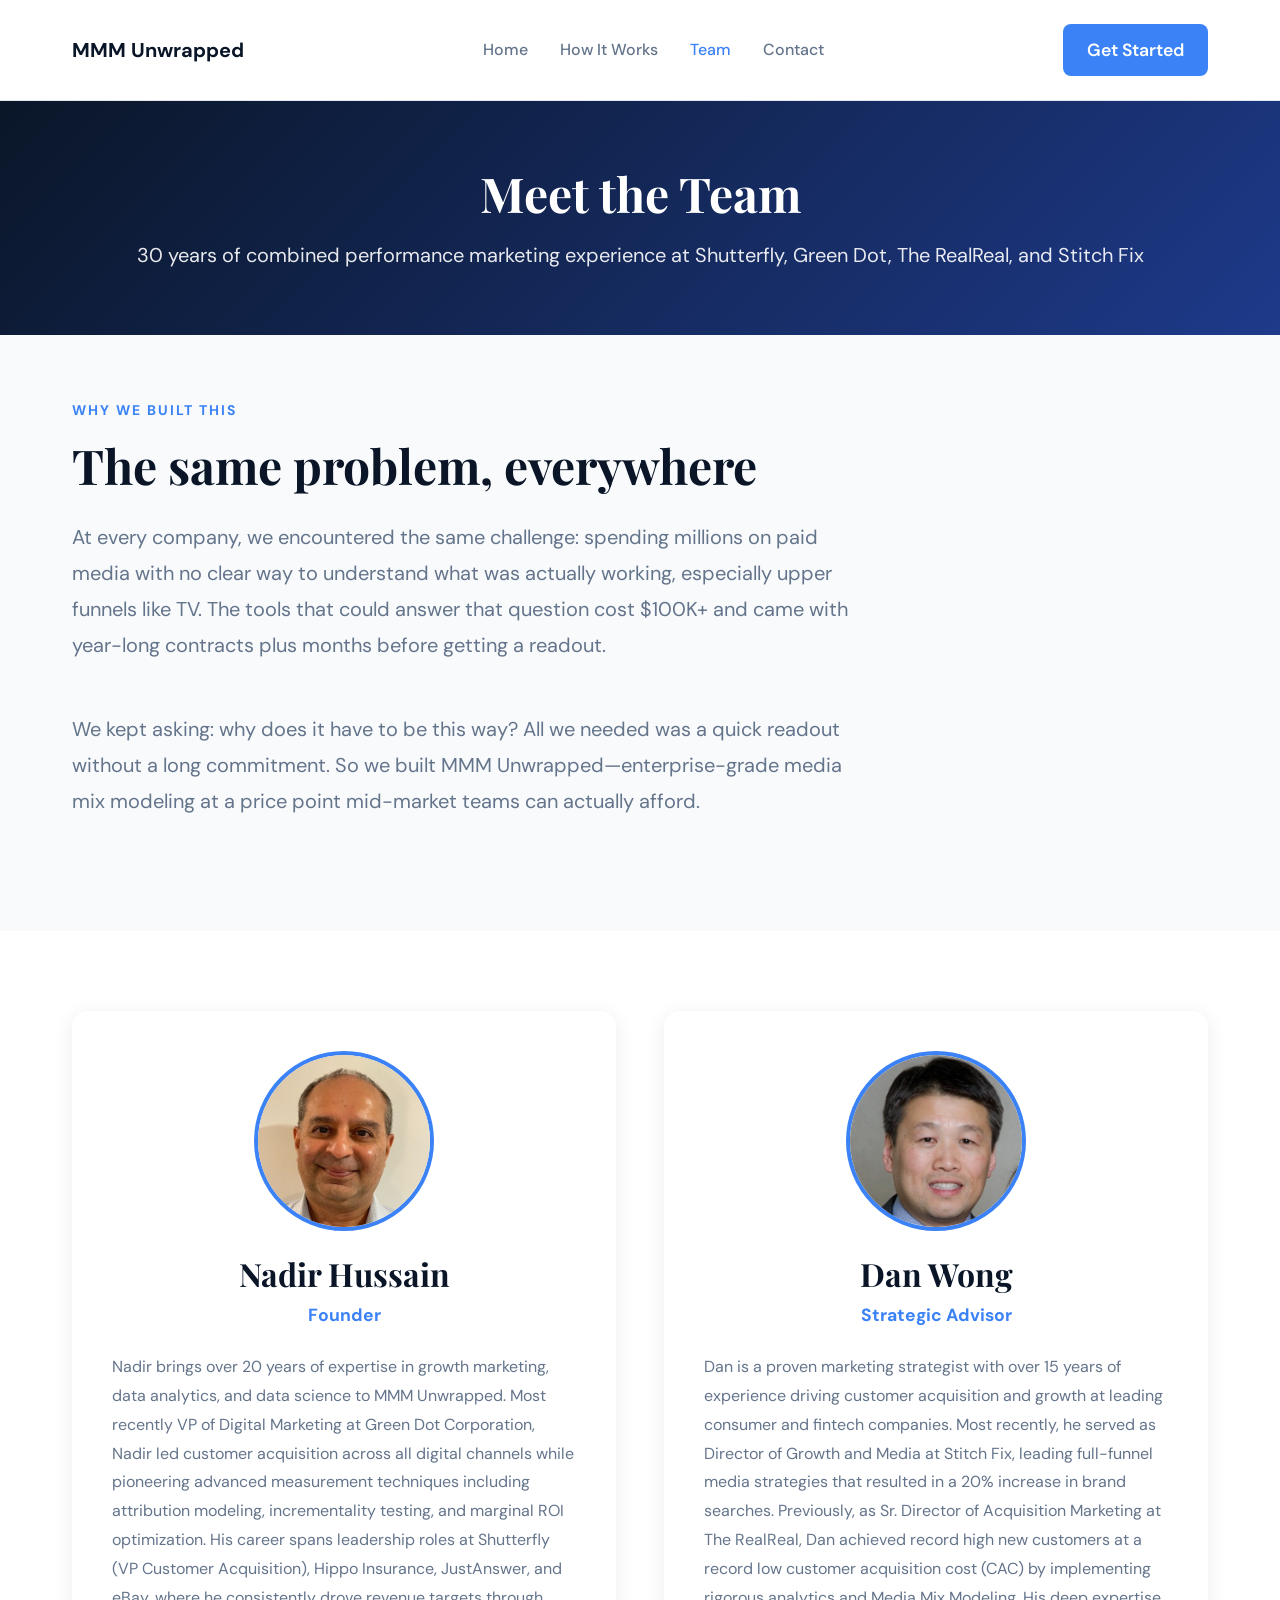
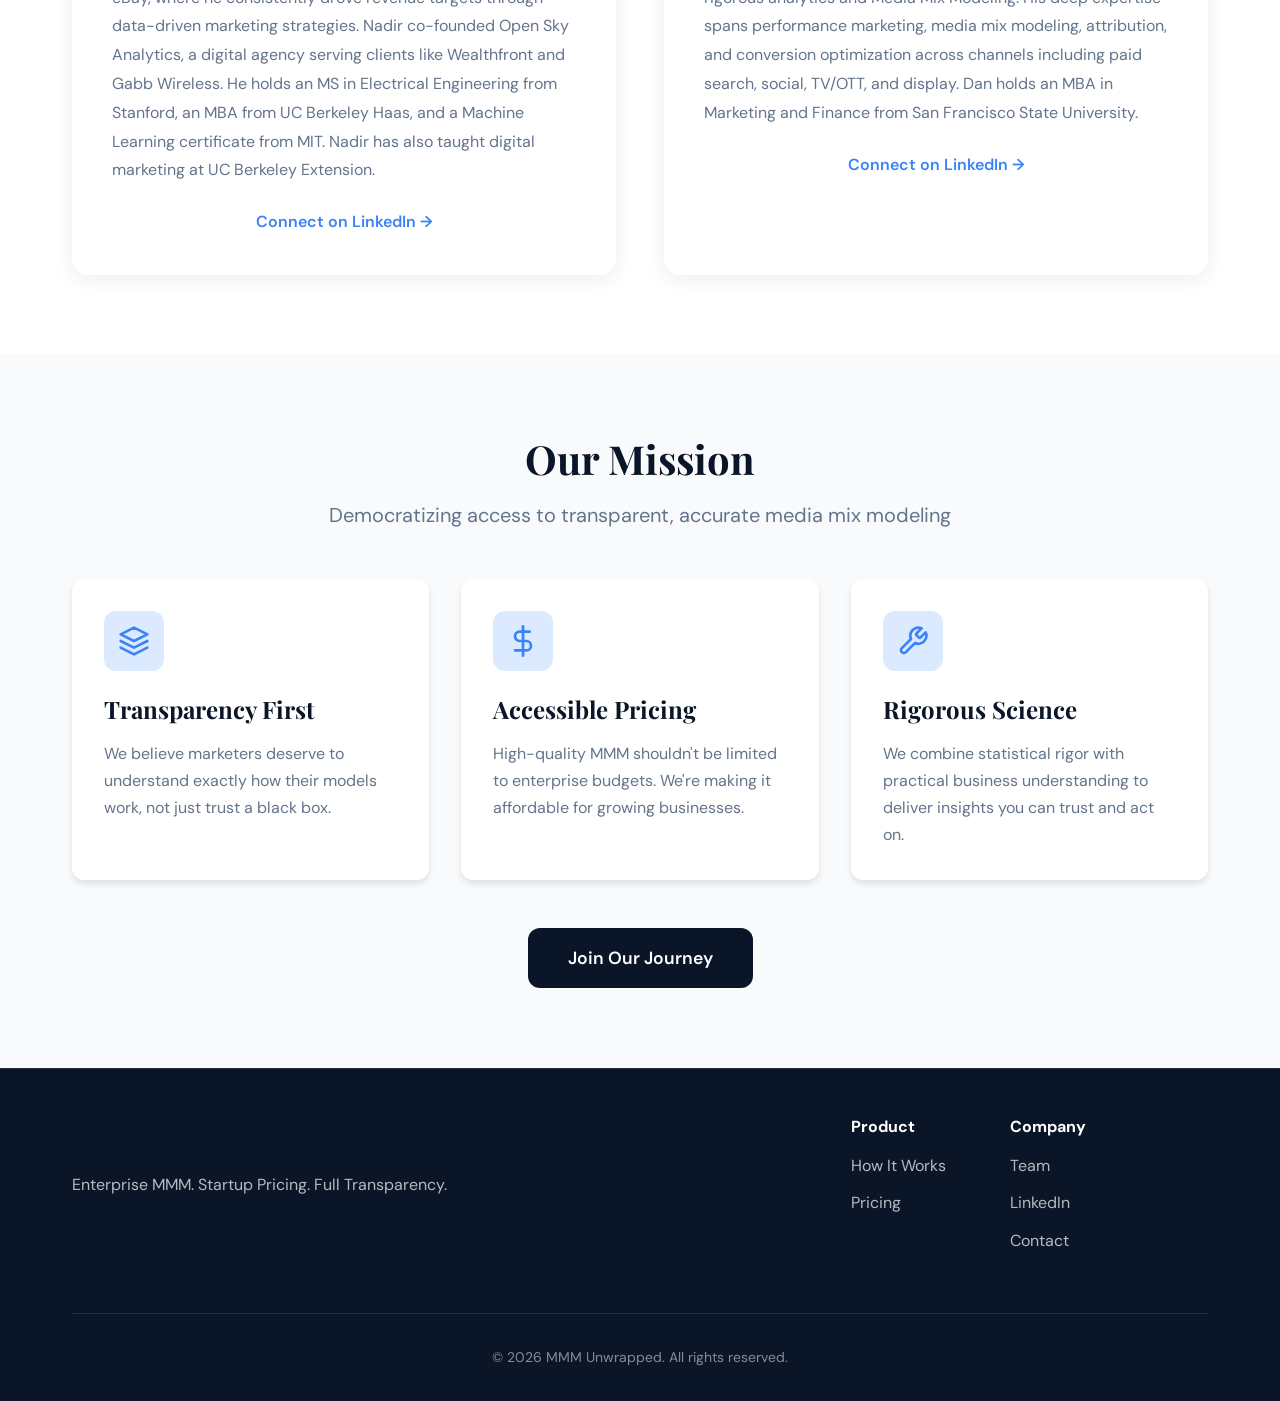
<file: team.html>
<!DOCTYPE html>
<html lang="en">
<head>
    <meta charset="UTF-8">
    <meta name="viewport" content="width=device-width, initial-scale=1.0">
    <title>Team - MMM Unwrapped</title>
    <link href="https://fonts.googleapis.com/css2?family=DM+Sans:wght@400;500;700&family=Playfair+Display:wght@700;900&display=swap" rel="stylesheet">
    <link rel="stylesheet" href="styles.css">
</head>
<body>
    <!-- Navigation -->
    <nav>
        <div class="container">
            <div class="nav-content">
                <div class="logo">MMM Unwrapped</div>
                <ul class="nav-links">
                    <li><a href="index.html">Home</a></li>
                    <li><a href="features.html">How It Works</a></li>
                    <li><a href="team.html" class="active">Team</a></li>
                    <li><a href="contact.html">Contact</a></li>
                </ul>
                <a href="contact.html" class="cta-button">Get Started</a>
                <div class="mobile-menu">
                    <span></span>
                    <span></span>
                    <span></span>
                </div>
            </div>
        </div>
    </nav>

    <!-- Page Header -->
    <section class="page-header">
        <div class="section-container">
            <h1>Meet the Team</h1>
            <p>30 years of combined performance marketing experience at Shutterfly, Green Dot, The RealReal, and Stitch Fix</p>
        </div>
    </section>

    <!-- Why We Built This -->
    <section style="background: var(--off-white); padding: 4rem 0;">
        <div class="container">
            <div class="section-label">Why We Built This</div>
            <h2>The same problem, everywhere</h2>
            <p class="section-intro">
                At every company, we encountered the same challenge: spending millions on paid media with no clear way to understand what was actually working, especially upper funnels like TV. The tools that could answer that question cost $100K+ and came with year-long contracts plus months before getting a readout.
            </p>
            <p class="section-intro" style="margin-top: 1.5rem;">
                We kept asking: why does it have to be this way? All we needed was a quick readout without a long commitment. So we built MMM Unwrapped—enterprise-grade media mix modeling at a price point mid-market teams can actually afford.
            </p>
        </div>
    </section>

    <!-- Team Section -->
    <section>
        <div class="container">
            <div style="display: grid; grid-template-columns: repeat(auto-fit, minmax(400px, 1fr)); gap: 3rem;">
                
                <!-- Nadir Hussain -->
                <div class="team-member-card">
                    <div class="team-photo">
                        <img src="nadir.jpeg" alt="Nadir Hussain">
                    </div>
                    <h3>Nadir Hussain</h3>
                    <p class="team-title">Founder</p>
                    <p class="team-bio">Nadir brings over 20 years of expertise in growth marketing, data analytics, and data science to MMM Unwrapped. Most recently VP of Digital Marketing at Green Dot Corporation, Nadir led customer acquisition across all digital channels while pioneering advanced measurement techniques including attribution modeling, incrementality testing, and marginal ROI optimization. His career spans leadership roles at Shutterfly (VP Customer Acquisition), Hippo Insurance, JustAnswer, and eBay, where he consistently drove revenue targets through data-driven marketing strategies. Nadir co-founded Open Sky Analytics, a digital agency serving clients like Wealthfront and Gabb Wireless. He holds an MS in Electrical Engineering from Stanford, an MBA from UC Berkeley Haas, and a Machine Learning certificate from MIT. Nadir has also taught digital marketing at UC Berkeley Extension.</p>
                    <div class="team-linkedin">
                        <a href="https://www.linkedin.com/in/nadirhussain/" target="_blank">Connect on LinkedIn →</a>
                    </div>
                </div>

                <!-- Dan Wong -->
                <div class="team-member-card">
                    <div class="team-photo">
                        <img src="dan.jpeg" alt="Dan Wong" style="object-position: center 30%;">
                    </div>
                    <h3>Dan Wong</h3>
                    <p class="team-title">Strategic Advisor</p>
                    <p class="team-bio">Dan is a proven marketing strategist with over 15 years of experience driving customer acquisition and growth at leading consumer and fintech companies. Most recently, he served as Director of Growth and Media at Stitch Fix, leading full-funnel media strategies that resulted in a 20% increase in brand searches. Previously, as Sr. Director of Acquisition Marketing at The RealReal, Dan achieved record high new customers at a record low customer acquisition cost (CAC) by implementing rigorous analytics and Media Mix Modeling. His deep expertise spans performance marketing, media mix modeling, attribution, and conversion optimization across channels including paid search, social, TV/OTT, and display. Dan holds an MBA in Marketing and Finance from San Francisco State University.</p>
                    <div class="team-linkedin">
                        <a href="https://www.linkedin.com/in/danjwong/" target="_blank">Connect on LinkedIn →</a>
                    </div>
                </div>

            </div>
        </div>
    </section>

    <!-- Mission Section -->
    <section style="background: var(--off-white);">
        <div class="container">
            <div class="section-header">
                <h2>Our Mission</h2>
                <p>Democratizing access to transparent, accurate media mix modeling</p>
            </div>

            <div class="features-grid">
                <div class="feature-card">
                    <div class="benefit-icon">
                        <svg viewBox="0 0 24 24">
                            <path d="M12 2L2 7l10 5 10-5-10-5zM2 17l10 5 10-5M2 12l10 5 10-5"></path>
                        </svg>
                    </div>
                    <h3>Transparency First</h3>
                    <p>We believe marketers deserve to understand exactly how their models work, not just trust a black box.</p>
                </div>

                <div class="feature-card">
                    <div class="benefit-icon">
                        <svg viewBox="0 0 24 24">
                            <line x1="12" y1="1" x2="12" y2="23"></line>
                            <path d="M17 5H9.5a3.5 3.5 0 0 0 0 7h5a3.5 3.5 0 0 1 0 7H6"></path>
                        </svg>
                    </div>
                    <h3>Accessible Pricing</h3>
                    <p>High-quality MMM shouldn't be limited to enterprise budgets. We're making it affordable for growing businesses.</p>
                </div>

                <div class="feature-card">
                    <div class="benefit-icon">
                        <svg viewBox="0 0 24 24">
                            <path d="M14.7 6.3a1 1 0 0 0 0 1.4l1.6 1.6a1 1 0 0 0 1.4 0l3.77-3.77a6 6 0 0 1-7.94 7.94l-6.91 6.91a2.12 2.12 0 0 1-3-3l6.91-6.91a6 6 0 0 1 7.94-7.94l-3.76 3.76z"></path>
                        </svg>
                    </div>
                    <h3>Rigorous Science</h3>
                    <p>We combine statistical rigor with practical business understanding to deliver insights you can trust and act on.</p>
                </div>
            </div>

            <div style="text-align: center; margin-top: 3rem;">
                <a href="contact.html" class="primary-cta">Join Our Journey</a>
            </div>
        </div>
    </section>

    <!-- Footer -->
    <footer>
        <div class="footer-content">
            <div class="footer-top">
                <div class="footer-brand">
                    <div class="logo">MMM Unwrapped</div>
                    <p>Enterprise MMM. Startup Pricing. Full Transparency.</p>
                </div>
                <div class="footer-links">
                    <div class="footer-column">
                        <h4>Product</h4>
                        <a href="features.html">How It Works</a>
                        
                        <a href="contact.html">Pricing</a>
                    </div>
                    <div class="footer-column">
                        <h4>Company</h4>
                        <a href="team.html">Team</a>
                        <a href="https://www.linkedin.com/company/mmm-unwrapped/" target="_blank">LinkedIn</a>
                        <a href="contact.html">Contact</a>
                    </div>
                </div>
            </div>
            <div class="footer-bottom">
                <p>&copy; 2026 MMM Unwrapped. All rights reserved.</p>
            </div>
        </div>
    </footer>

    <script src="script.js"></script>

    <style>
        .team-member-card {
            background: white;
            padding: 2.5rem;
            border-radius: 16px;
            box-shadow: 0 4px 20px rgba(10, 22, 40, 0.08);
        }

        .team-photo {
            width: 180px;
            height: 180px;
            margin: 0 auto 1.5rem;
            overflow: hidden;
            border-radius: 50%;
            border: 4px solid var(--accent);
        }

        .team-photo img {
            width: 100%;
            height: 100%;
            object-fit: cover;
            object-position: center center;
        }

        .team-member-card h3 {
            text-align: center;
            color: var(--navy);
            font-size: 2rem;
            margin-bottom: 0.5rem;
        }

        .team-title {
            text-align: center;
            color: var(--accent);
            font-weight: 700;
            font-size: 1.1rem;
            margin-bottom: 1.5rem;
        }

        .team-bio {
            color: var(--gray);
            line-height: 1.8;
            margin-bottom: 1.5rem;
        }

        .team-linkedin {
            text-align: center;
        }

        .team-linkedin a {
            color: var(--accent);
            text-decoration: none;
            font-weight: 600;
            transition: color 0.3s;
        }

        .team-linkedin a:hover {
            color: var(--blue);
        }
    </style>
</body>
</html>
</file>
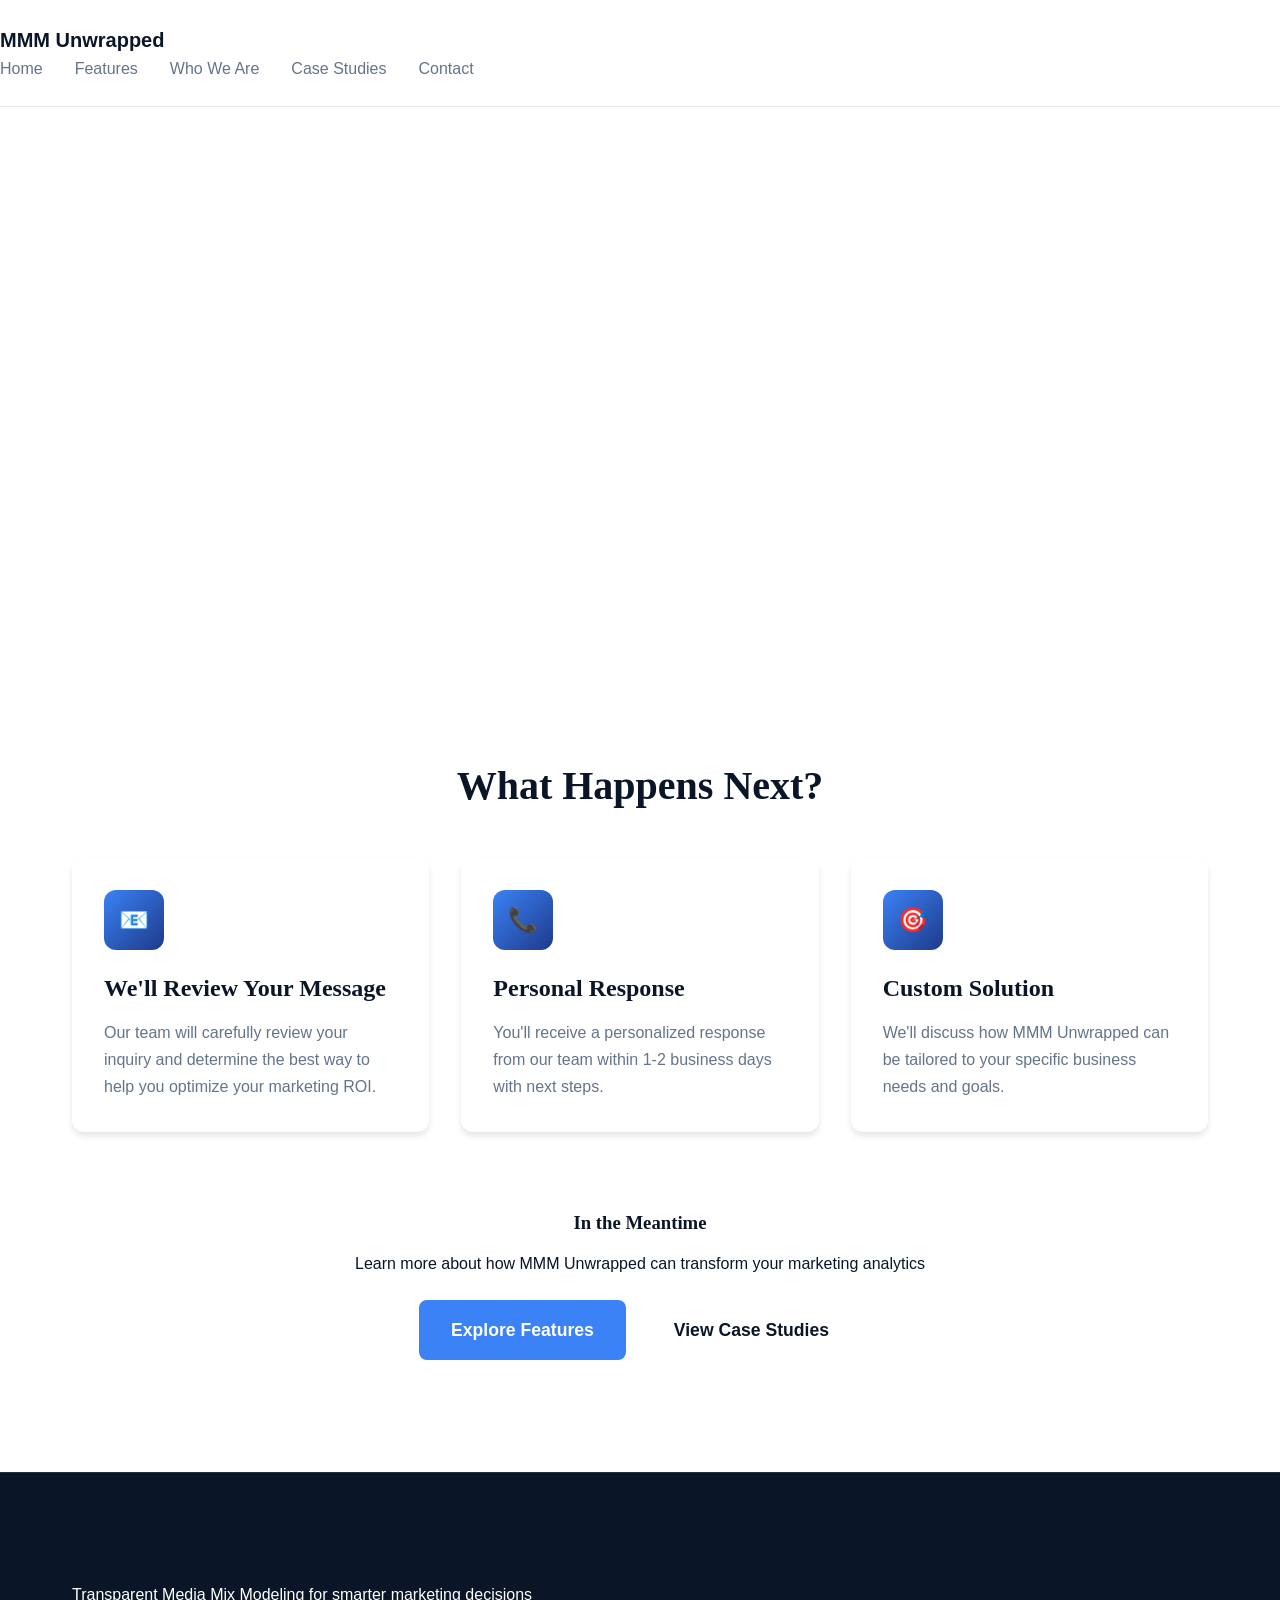
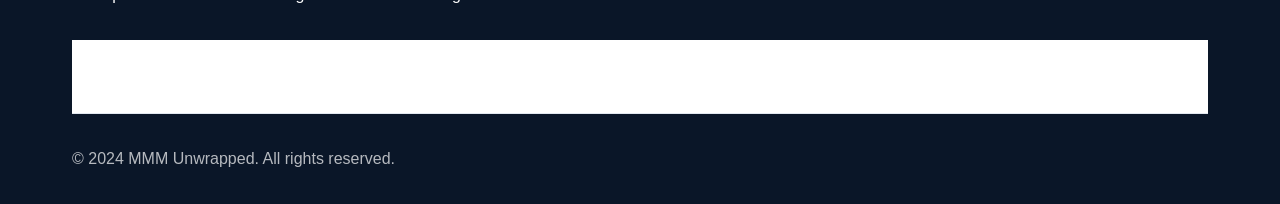
<file: thank-you.html>
<!DOCTYPE html>
<html lang="en">
<head>
    <meta charset="UTF-8">
    <meta name="viewport" content="width=device-width, initial-scale=1.0">
    <title>Thank You - MMM Unwrapped</title>
    <link rel="stylesheet" href="styles.css">
</head>
<body>
    <!-- Navigation -->
    <nav>
        <div class="nav-container">
            <div class="logo">MMM Unwrapped</div>
            <ul class="nav-links">
                <li><a href="index.html">Home</a></li>
                <li><a href="features.html">Features</a></li>
                <li><a href="team.html">Who We Are</a></li>
                <li><a href="case-studies.html">Case Studies</a></li>
                <li><a href="contact.html">Contact</a></li>
            </ul>
            <div class="mobile-menu">
                <span></span>
                <span></span>
                <span></span>
            </div>
        </div>
    </nav>

    <!-- Thank You Section -->
    <section style="min-height: 60vh; display: flex; align-items: center; justify-content: center; background: linear-gradient(135deg, var(--primary-blue) 0%, #1e40af 100%); color: white;">
        <div class="section-container" style="text-align: center;">
            <div style="font-size: 4rem; margin-bottom: 2rem;">✓</div>
            <h1 style="font-size: 3rem; margin-bottom: 1rem;">Thank You!</h1>
            <p style="font-size: 1.5rem; margin-bottom: 2rem; opacity: 0.9;">We've received your message and will get back to you shortly.</p>
            <p style="font-size: 1.125rem; margin-bottom: 3rem; opacity: 0.8;">Our team typically responds within 1-2 business days.</p>
            <a href="index.html" class="cta-button" style="background: white; color: var(--primary-blue);">Return to Home</a>
        </div>
    </section>

    <!-- What Happens Next -->
    <section>
        <div class="section-container">
            <div class="section-header">
                <h2>What Happens Next?</h2>
            </div>

            <div class="features-grid">
                <div class="feature-card">
                    <div class="feature-icon">📧</div>
                    <h3>We'll Review Your Message</h3>
                    <p>Our team will carefully review your inquiry and determine the best way to help you optimize your marketing ROI.</p>
                </div>

                <div class="feature-card">
                    <div class="feature-icon">📞</div>
                    <h3>Personal Response</h3>
                    <p>You'll receive a personalized response from our team within 1-2 business days with next steps.</p>
                </div>

                <div class="feature-card">
                    <div class="feature-icon">🎯</div>
                    <h3>Custom Solution</h3>
                    <p>We'll discuss how MMM Unwrapped can be tailored to your specific business needs and goals.</p>
                </div>
            </div>

            <div style="text-align: center; margin-top: 3rem; padding: 2rem; background: var(--light-bg); border-radius: 12px;">
                <h3 style="color: var(--primary-blue); margin-bottom: 1rem;">In the Meantime</h3>
                <p style="color: var(--gray-text); margin-bottom: 1.5rem;">Learn more about how MMM Unwrapped can transform your marketing analytics</p>
                <div style="display: flex; gap: 1rem; justify-content: center; flex-wrap: wrap;">
                    <a href="features.html" class="cta-button">Explore Features</a>
                    <a href="case-studies.html" class="cta-button" style="background: white; color: var(--primary-blue); border: 2px solid var(--primary-blue);">View Case Studies</a>
                </div>
            </div>
        </div>
    </section>

    <!-- Footer -->
    <footer>
        <div class="footer-content">
            <div class="logo" style="margin-bottom: 1rem; font-size: 1.75rem;">MMM Unwrapped</div>
            <p>Transparent Media Mix Modeling for smarter marketing decisions</p>
            <nav style="margin-top: 2rem;">
                <a href="index.html" style="color: white; margin: 0 1rem;">Home</a>
                <a href="features.html" style="color: white; margin: 0 1rem;">Features</a>
                <a href="team.html" style="color: white; margin: 0 1rem;">Team</a>
                <a href="case-studies.html" style="color: white; margin: 0 1rem;">Case Studies</a>
                <a href="contact.html" style="color: white; margin: 0 1rem;">Contact</a>
            </nav>
            <p style="margin-top: 2rem; opacity: 0.7;">© 2024 MMM Unwrapped. All rights reserved.</p>
        </div>
    </footer>

    <script src="script.js"></script>
</body>
</html>
</file>
<file: styles.css>
/* Global Styles */
* {
    margin: 0;
    padding: 0;
    box-sizing: border-box;
}

:root {
    --navy: #0A1628;
    --blue: #1E3A8A;
    --accent: #3B82F6;
    --light-blue: #DBEAFE;
    --gray: #64748B;
    --white: #FFFFFF;
    --off-white: #F8FAFC;
}

body {
    font-family: 'DM Sans', -apple-system, BlinkMacSystemFont, 'Segoe UI', sans-serif;
    color: var(--navy);
    background: var(--white);
    line-height: 1.6;
    overflow-x: hidden;
}

.container {
    max-width: 1200px;
    margin: 0 auto;
    padding: 0 2rem;
}

/* Typography */
h1, h2, h3, h4 {
    font-family: 'Playfair Display', serif;
    font-weight: 700;
    line-height: 1.2;
}

/* Navigation */
nav {
    padding: 1.5rem 0;
    border-bottom: 1px solid #E2E8F0;
    background: var(--white);
    position: sticky;
    top: 0;
    z-index: 1000;
}

.nav-content {
    display: flex;
    justify-content: space-between;
    align-items: center;
}

.logo {
    font-weight: 700;
    font-size: 1.25rem;
    color: var(--navy);
}

.nav-links {
    display: flex;
    gap: 2rem;
    list-style: none;
}

.nav-links a {
    color: var(--gray);
    text-decoration: none;
    font-weight: 500;
    transition: color 0.3s;
}

.nav-links a:hover,
.nav-links a.active {
    color: var(--accent);
}

nav .cta-button {
    background: var(--accent);
    color: white;
    padding: 0.75rem 1.5rem;
    border-radius: 8px;
    text-decoration: none;
    font-weight: 600;
    transition: all 0.3s;
}

nav .cta-button:hover {
    background: var(--blue);
    transform: translateY(-2px);
}

.mobile-menu {
    display: none;
    flex-direction: column;
    gap: 0.3rem;
    cursor: pointer;
}

.mobile-menu span {
    width: 25px;
    height: 3px;
    background: var(--navy);
    transition: 0.3s;
}

/* Hero Section */
.hero {
    padding: 6rem 0 4rem;
    background: linear-gradient(135deg, var(--off-white) 0%, var(--light-blue) 100%);
    position: relative;
    overflow: hidden;
}

.hero::before {
    content: '';
    position: absolute;
    top: -50%;
    right: -20%;
    width: 800px;
    height: 800px;
    background: radial-gradient(circle, rgba(59, 130, 246, 0.1) 0%, transparent 70%);
    animation: float 20s ease-in-out infinite;
}

@keyframes float {
    0%, 100% { transform: translate(0, 0) rotate(0deg); }
    50% { transform: translate(-50px, -50px) rotate(180deg); }
}

.hero-content {
    position: relative;
    z-index: 1;
}

.hero h1 {
    font-size: 4rem;
    font-weight: 900;
    line-height: 1.1;
    margin-bottom: 1.5rem;
    color: var(--navy);
    max-width: 900px;
}

.hero h1 .highlight {
    color: var(--accent);
    position: relative;
    display: inline-block;
}

.hero-subtitle {
    font-size: 1.5rem;
    color: var(--gray);
    max-width: 700px;
    margin-bottom: 2.5rem;
    font-weight: 400;
    line-height: 1.7;
}

.hero-ctas {
    display: flex;
    gap: 1rem;
    flex-wrap: wrap;
}

.primary-cta {
    background: var(--navy);
    color: white;
    padding: 1rem 2.5rem;
    border-radius: 12px;
    text-decoration: none;
    font-weight: 600;
    font-size: 1.1rem;
    transition: all 0.3s;
    display: inline-block;
}

.primary-cta:hover {
    background: var(--blue);
    transform: translateY(-3px);
    box-shadow: 0 10px 30px rgba(10, 22, 40, 0.2);
}

.secondary-cta {
    border: 2px solid var(--navy);
    color: var(--navy);
    padding: 1rem 2.5rem;
    border-radius: 12px;
    text-decoration: none;
    font-weight: 600;
    font-size: 1.1rem;
    transition: all 0.3s;
    display: inline-block;
}

.secondary-cta:hover {
    background: var(--navy);
    color: white;
}

/* Section Labels */
.section-label {
    text-transform: uppercase;
    font-size: 0.875rem;
    letter-spacing: 2px;
    color: var(--accent);
    font-weight: 700;
    margin-bottom: 1rem;
}

/* Section Styles */
section {
    padding: 5rem 0;
}

h2 {
    font-size: 3rem;
    margin-bottom: 1.5rem;
    color: var(--navy);
}

.section-intro {
    font-size: 1.25rem;
    color: var(--gray);
    max-width: 800px;
    margin-bottom: 3rem;
    line-height: 1.8;
}

/* Current State Section */
.current-state {
    background: var(--white);
}

.problem-grid {
    display: grid;
    grid-template-columns: repeat(auto-fit, minmax(280px, 1fr));
    gap: 2rem;
    margin-top: 3rem;
}

.problem-card {
    background: var(--off-white);
    padding: 2.5rem;
    border-radius: 16px;
    text-align: center;
    border: 2px solid #E2E8F0;
}

.problem-number {
    font-family: 'Playfair Display', serif;
    font-size: 2.5rem;
    font-weight: 900;
    color: var(--accent);
    margin-bottom: 1rem;
}

.problem-card p {
    color: var(--gray);
    font-size: 1.1rem;
    line-height: 1.6;
}

/* Introducing Section */
.introducing {
    background: var(--off-white);
}

.value-props-grid {
    display: grid;
    grid-template-columns: repeat(auto-fit, minmax(260px, 1fr));
    gap: 2rem;
    margin-top: 3rem;
}

.value-prop-card {
    background: white;
    padding: 2rem;
    border-radius: 12px;
    box-shadow: 0 4px 20px rgba(10, 22, 40, 0.08);
    transition: all 0.3s;
}

.value-prop-card:hover {
    transform: translateY(-5px);
    box-shadow: 0 10px 40px rgba(10, 22, 40, 0.15);
}

.value-prop-card h3 {
    font-size: 1.5rem;
    color: var(--navy);
    margin-bottom: 0.75rem;
}

.value-prop-card p {
    color: var(--gray);
    font-size: 1.05rem;
    line-height: 1.6;
}

/* How It Works Section */
.how-it-works {
    background: var(--white);
}

.benefits-grid {
    display: grid;
    grid-template-columns: repeat(auto-fit, minmax(300px, 1fr));
    gap: 2.5rem;
    margin-top: 3rem;
}

.benefit-card {
    background: var(--off-white);
    padding: 2.5rem;
    border-radius: 16px;
    box-shadow: 0 4px 20px rgba(10, 22, 40, 0.08);
    transition: all 0.3s;
}

.benefit-card:hover {
    transform: translateY(-5px);
    box-shadow: 0 10px 40px rgba(10, 22, 40, 0.15);
}

.benefit-icon {
    width: 60px;
    height: 60px;
    background: var(--light-blue);
    border-radius: 12px;
    display: flex;
    align-items: center;
    justify-content: center;
    margin-bottom: 1.5rem;
}

.benefit-icon svg {
    width: 32px;
    height: 32px;
    stroke: var(--accent);
    fill: none;
    stroke-width: 2;
    stroke-linecap: round;
    stroke-linejoin: round;
}

.benefit-card h3 {
    font-size: 1.5rem;
    margin-bottom: 1rem;
    color: var(--navy);
}

.benefit-card p {
    color: var(--gray);
    font-size: 1.05rem;
    line-height: 1.7;
}

/* Differentiators Section */
.differentiators {
    background: var(--navy);
    color: white;
}

.differentiators h2 {
    color: white;
}

.differentiators .section-intro {
    color: rgba(255, 255, 255, 0.8);
}

.diff-grid {
    display: grid;
    grid-template-columns: repeat(auto-fit, minmax(250px, 1fr));
    gap: 2rem;
    margin-top: 3rem;
}

.diff-item {
    padding: 1.5rem;
    background: rgba(255, 255, 255, 0.05);
    border-radius: 12px;
    border: 1px solid rgba(255, 255, 255, 0.1);
    transition: all 0.3s;
}

.diff-item:hover {
    background: rgba(255, 255, 255, 0.08);
    border-color: var(--accent);
}

.diff-item h4 {
    font-size: 1.25rem;
    margin-bottom: 0.75rem;
    color: white;
}

.diff-item p {
    color: rgba(255, 255, 255, 0.7);
    font-size: 1rem;
    line-height: 1.6;
}

/* Getting Started Section */
.getting-started {
    background: var(--light-blue);
}

.requirements-box {
    background: white;
    padding: 3rem;
    border-radius: 16px;
    margin-top: 2rem;
    box-shadow: 0 4px 20px rgba(10, 22, 40, 0.08);
}

.requirements-box h3 {
    font-size: 1.75rem;
    margin-bottom: 1.5rem;
    color: var(--navy);
}

.requirement-list {
    list-style: none;
    margin-bottom: 2rem;
}

.requirement-list li {
    padding: 1rem 0;
    border-bottom: 1px solid var(--light-blue);
    font-size: 1.1rem;
    color: var(--gray);
    display: flex;
    align-items: center;
    gap: 1rem;
}

.requirement-list li::before {
    content: '✓';
    background: var(--accent);
    color: white;
    width: 28px;
    height: 28px;
    display: flex;
    align-items: center;
    justify-content: center;
    border-radius: 50%;
    font-weight: 700;
    flex-shrink: 0;
}

.timeline {
    background: var(--off-white);
    padding: 1.5rem;
    border-radius: 12px;
    text-align: center;
    margin-top: 2rem;
}

.timeline strong {
    color: var(--accent);
    font-size: 1.25rem;
}

/* Footer CTA */
.footer-cta {
    text-align: center;
    padding: 4rem 0;
    background: var(--navy);
    color: white;
}

.footer-cta h2 {
    color: white;
    margin-bottom: 1rem;
}

.footer-cta p {
    color: rgba(255, 255, 255, 0.8);
    font-size: 1.25rem;
    margin-bottom: 2rem;
}

/* Footer */
footer {
    background: var(--navy);
    color: white;
    padding: 3rem 0 2rem;
    border-top: 1px solid rgba(255, 255, 255, 0.1);
}

.footer-content {
    max-width: 1200px;
    margin: 0 auto;
    padding: 0 2rem;
}

.footer-top {
    display: grid;
    grid-template-columns: 2fr 1fr;
    gap: 4rem;
    margin-bottom: 3rem;
}

.footer-brand .logo {
    font-size: 1.5rem;
    margin-bottom: 1rem;
}

.footer-brand p {
    color: rgba(255, 255, 255, 0.7);
    max-width: 400px;
}

.footer-links {
    display: flex;
    gap: 4rem;
}

.footer-column h4 {
    font-family: 'DM Sans', sans-serif;
    font-size: 1rem;
    font-weight: 700;
    margin-bottom: 1rem;
    color: white;
}

.footer-column a {
    display: block;
    color: rgba(255, 255, 255, 0.7);
    text-decoration: none;
    margin-bottom: 0.75rem;
    transition: color 0.3s;
}

.footer-column a:hover {
    color: white;
}

.footer-bottom {
    padding-top: 2rem;
    border-top: 1px solid rgba(255, 255, 255, 0.1);
    text-align: center;
}

.footer-bottom p {
    color: rgba(255, 255, 255, 0.5);
    font-size: 0.875rem;
}

/* Responsive */
@media (max-width: 768px) {
    .hero h1 {
        font-size: 2.5rem;
    }

    .hero-subtitle {
        font-size: 1.25rem;
    }

    h2 {
        font-size: 2rem;
    }

    .problem-number {
        font-size: 2rem;
    }

    .benefits-grid,
    .diff-grid,
    .value-props-grid,
    .problem-grid {
        grid-template-columns: 1fr;
    }

    .nav-links {
        display: none;
        position: absolute;
        top: 100%;
        left: 0;
        right: 0;
        background: white;
        flex-direction: column;
        padding: 1rem 0;
        box-shadow: 0 4px 6px rgba(0,0,0,0.1);
    }

    .nav-links.active {
        display: flex;
    }

    .nav-links li {
        text-align: center;
    }

    .nav-links a {
        display: block;
        padding: 1rem;
    }

    nav .cta-button {
        display: none;
    }

    .mobile-menu {
        display: flex;
    }

    .mobile-menu.active span:nth-child(1) {
        transform: rotate(45deg) translate(5px, 5px);
    }

    .mobile-menu.active span:nth-child(2) {
        opacity: 0;
    }

    .mobile-menu.active span:nth-child(3) {
        transform: rotate(-45deg) translate(7px, -6px);
    }

    .footer-top {
        grid-template-columns: 1fr;
        gap: 2rem;
    }

    .footer-links {
        flex-direction: column;
        gap: 2rem;
    }

    section {
        padding: 3rem 0;
    }
}

/* Additional Legacy Styles for Other Pages */
.page-header {
    background: linear-gradient(135deg, var(--navy) 0%, var(--blue) 100%);
    color: white;
    padding: 4rem 2rem;
    text-align: center;
}

.page-header h1 {
    font-size: 3rem;
    margin-bottom: 1rem;
    color: white;
}

.page-header p {
    font-size: 1.25rem;
    opacity: 0.9;
}

.section-container {
    max-width: 1200px;
    margin: 0 auto;
    padding: 0 2rem;
}

.section-header {
    text-align: center;
    margin-bottom: 3rem;
}

.section-header h2 {
    font-size: 2.5rem;
    color: var(--navy);
    margin-bottom: 1rem;
}

.section-header p {
    font-size: 1.25rem;
    color: var(--gray);
    max-width: 700px;
    margin: 0 auto;
}

.cta-button {
    background: var(--accent);
    color: white;
    padding: 1rem 2rem;
    border: none;
    border-radius: 8px;
    font-size: 1.1rem;
    font-weight: 600;
    cursor: pointer;
    transition: transform 0.2s, box-shadow 0.2s;
    text-decoration: none;
    display: inline-block;
}

.cta-button:hover {
    transform: translateY(-2px);
    box-shadow: 0 10px 20px rgba(59, 130, 246, 0.3);
}

.features-grid {
    display: grid;
    grid-template-columns: repeat(auto-fit, minmax(300px, 1fr));
    gap: 2rem;
}

.feature-card {
    background: white;
    padding: 2rem;
    border-radius: 12px;
    box-shadow: 0 4px 6px rgba(0,0,0,0.1);
    transition: transform 0.3s, box-shadow 0.3s;
}

.feature-card:hover {
    transform: translateY(-5px);
    box-shadow: 0 10px 20px rgba(0,0,0,0.15);
}

.feature-icon {
    width: 60px;
    height: 60px;
    background: linear-gradient(135deg, var(--accent) 0%, var(--blue) 100%);
    border-radius: 12px;
    display: flex;
    align-items: center;
    justify-content: center;
    margin-bottom: 1.5rem;
    font-size: 1.5rem;
}

.feature-card h3 {
    font-size: 1.5rem;
    color: var(--navy);
    margin-bottom: 1rem;
}

.feature-card p {
    color: var(--gray);
    line-height: 1.7;
}
</file>
